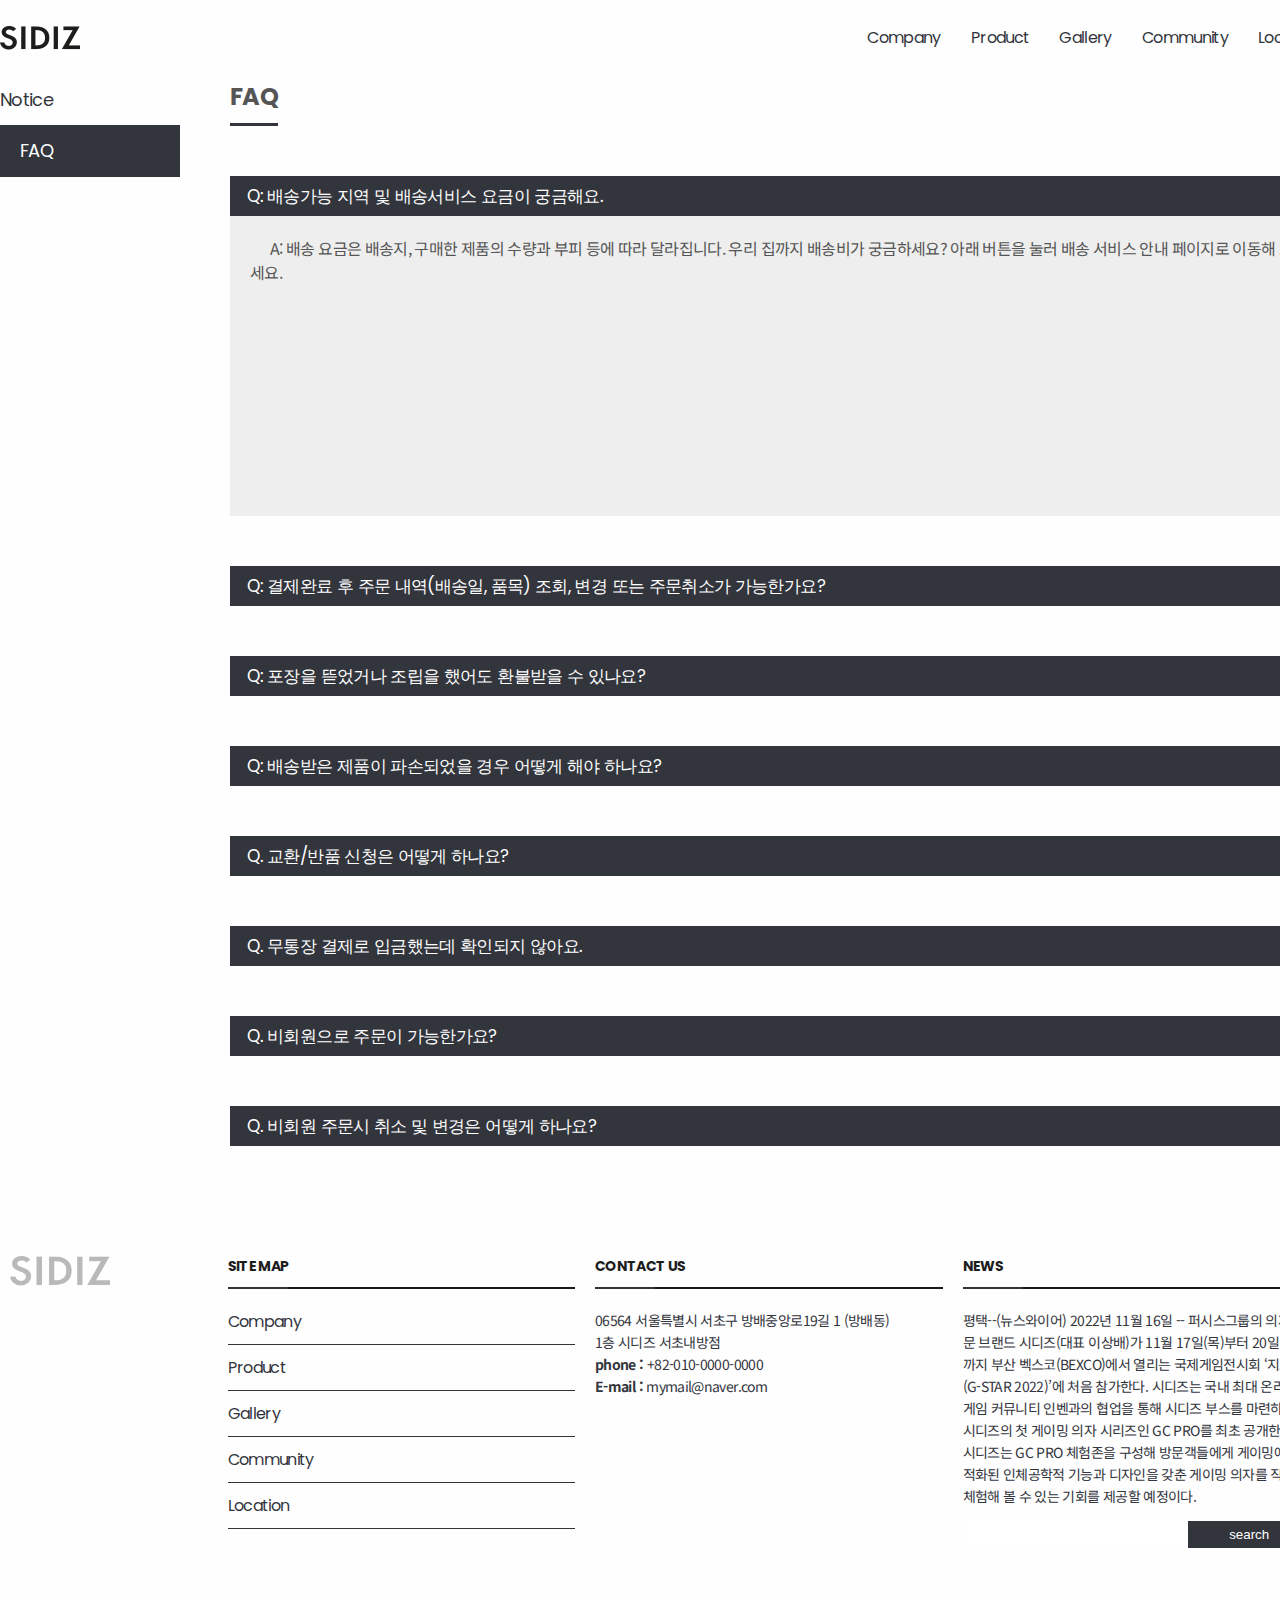
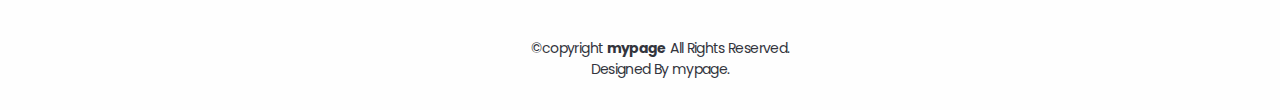
<file: community/faq.html>
<!DOCTYPE html>
<html lang="ko" dir="ltr">
  <head>
    <meta charset="utf-8">
    <meta name="viewport" content="width=device-width, initial-scale=1, maximum-scale=1, minimum-scale=1, user-scalable=no">
    <title>시디즈 홈페이지</title>
    <link rel="shortcut icon" href="../assets/img/favicon.ico" />
    <link href="https://fonts.googleapis.com/css2?family=Noto+Sans+KR:wght@100;300;400;500;700;900&family=Poppins:wght@100;200;300;400;500;600;700;800;900&display=swap" rel="stylesheet">
    <link rel="stylesheet" href="../assets/css/style.css">
    <script type="text/javascript" src="../assets/js/jquery.min.js"></script>
    <script src="../assets/js/jqueryui.min.js"></script>
    <script type="text/javascript" src="../assets/js/common.js"></script>
  </head>
  <body class="subpage">
    <div id="wrap">
      <header id="header">
        <div class="inner-wrap">
          <h1 id="top-logo"><a href="../index.html"><img src="../assets/img/logo.png" alt="logo"></a></h1>
          <nav id="top-nav">
            <ul>
              <li>
                <a href="../company/introduce.html">Company</a>
                <ul class="sub-menu">
                  <li><a href="../company/introduce.html">Introduce</a></li>
                  <li><a href="../company/ci.html">About</a></li>
                  <li><a href="../company/history.html">History</a></li>
                </ul>
              </li>
              <li><a href="../product/product.html">Product</a></li>
              <li><a href="../gallery/gallery.html">Gallery</a></li>
              <li>
                <a href="../community/notice.html">Community</a>
                <ul class="sub-menu">
                  <li><a href="../community/notice.html">Notice</a></li>
                  <li><a href="../community/faq.html">FAQ</a></li>
                </ul>
              </li>
              <li><a href="../location/location.html">Location</a></li>
            </ul>
          </nav>
        </div>
      </header>
      <main>
        <div class="inner-wrap">
          <!-- 컨텐츠 영역 -->
          <div class="container">
            <!-- 왼쪽 메뉴(LNB) -->
            <aside id="lnb">
              <ul>
                <li><a href="../community/notice.html">Notice</a></li>
                <li class="on"><a href="../community/faq.html">FAQ</a></li>
              </ul>
            </aside>
            <!-- 컨텐츠 본문 영역 -->
            <div class="content faq">
              <div class="sub-title"><span>FAQ</span></div>
              <div class="inner">
                <dl>
                  <dt>Q: 배송가능 지역 및 배송서비스 요금이 궁금해요.</dt>
                  <dd>
                    <p>A: 배송 요금은 배송지, 구매한 제품의 수량과 부피 등에 따라 달라집니다. 우리 집까지 배송비가 궁금하세요? 아래 버튼을 눌러 배송 서비스 안내 페이지로 이동해 보세요.</p>
                  </dd>
                </dl>
                <dl>
                  <dt>Q: 결제완료 후 주문 내역(배송일, 품목) 조회, 변경 또는 주문취소가 가능한가요?</dt>
                  <dd>
                    <p>A: 주문조회 및 관리페이지와 IKEA 고객지원 센터를 통해 주문변경/취소가 가능합니다. 배송 준비 상태별로 진행가능여부가 달라질 수 있으며, 자세한 내용을 확인해보세요.</p>
                  </dd>
                </dl>
                <dl>
                  <dt>Q: 포장을 뜯었거나 조립을 했어도 환불받을 수 있나요?</dt>
                  <dd>
                    <p>A: 교환환불 정책을 확인해보세요.</p>
                  </dd>
                </dl>
                <dl>
                  <dt>Q: 배송받은 제품이 파손되었을 경우 어떻게 해야 하나요?</dt>
                  <dd>
                    <p>A: 배송받은 제품이 파손된 경우에는 즉시 파손된 제품과 박스 사진을 준비 후 고객지원센터로 연락 주시기 바랍니다. 주문 번호를 미리 준비해 주시면 더 빠른 상담이 가능합니다. 또는 파손 제품, 주문번호를 지참 후 가까운 매장 교환환불 코너로 방문해주세요.</p>
                  </dd>
                </dl>
                <dl>
                  <dt>Q. 교환/반품 신청은 어떻게 하나요?</dt>
                  <dd>
                    <p>A: <br>- 수령일 기준 7일 이내에 교환/반품에 대한 청약철회 의사를 밝혀주시면 처리가 가능합니다.<br>
                      - 교환/반품 절차 : 마이페이지 → 주문내역 → 교환/반품 신청 → 수거기사님 방문예정<br>
                      - 구매하신 쇼핑몰에서 신청해주시거나, 고객센터(1544-0000)으로 신청 부탁드립니다.<br>
                      - 구매하신 제품의 AS를 원하는 경우에도 고객센터(1544-0000)으로 연락 부탁드립니다.</p>
                  </dd>
                </dl>
                <dl>
                  <dt>Q. 무통장 결제로 입금했는데 확인되지 않아요.</dt>
                  <dd>
                    <p>A: 무통장입금 건은 입금 후 영업시간이내 1~2시간 이후에 확인이 가능하며,
                      주문 후 7일 이내로 입금 확인이 안될 경우 주문이 자동으로 취소 처리됩니다.</p>
                  </dd>
                </dl>
                <dl>
                  <dt>Q. 비회원으로 주문이 가능한가요?</dt>
                  <dd>
                    <p>A: 회원가입 없이 [비회원 구매] 버튼을 선택하여 주문이 가능합니다.</p>
                  </dd>
                </dl>
                <dl>
                  <dt>Q. 비회원 주문시 취소 및 변경은 어떻게 하나요?</dt>
                  <dd>
                    <p>A: 비회원 or 네이버 로그인으로 주문 후 취소/변경 및 교환/반품을 원하실 경우,
                      고객센터(1544-0000)로 주문자이름 , 휴대폰번호, 요청 내용과 함께 문의주시면 도와드리겠습니다.</p>
                  </dd>
                </dl>
                
              </div>
            </div>
          </div>
        </div>
      </main>
      <footer id="footer">
        <div class="inner-wrap">
          <div class="footer-top">
            <!-- footer 상단 영역 -->
            <div class="container">
              <div class="row">
                <!-- logo -->
                <div class="column footer-logo">
                  <h3><a href="../index.html"><img src="../assets/img/logo.png" alt="logo img"></a></h3>
                </div>
                <!-- site map -->
                <div class="column">
                  <h4>site map</h4>
                  <ul>
                    <ul>
                      <li><a href="./company/introduce.html">Company</a></li>
                      <li><a href="./product/product.html">Product</a></li>
                      <li><a href="./gallery/gallery.html">Gallery</a></li>
                      <li><a href="./community/notice.html">Community</a></li>
                      <li><a href="./location/location.html">Location</a></li>
                    </ul>
                  </ul>
                </div>
                <!-- contact us -->
                <div class="column">
                  <h4>contact us</h4>
                  <p>
                    06564 서울특별시 서초구 방배중앙로19길 1 (방배동) <br>
                    1층 시디즈 서초내방점 <br>
                    <strong>phone : </strong><a href="tel:+82-010-0000-0000">+82-010-0000-0000</a><br>
                    <strong>E-mail : </strong><a href="mailto:mymail@naver.com">mymail@naver.com</a><br>
                  </p>
                </div>
                <!-- news -->
                <div class="column news">
                  <h4>news</h4>
                  <p>평택--(뉴스와이어) 2022년 11월 16일 -- 퍼시스그룹의 의자 전문 브랜드 시디즈(대표 이상배)가 11월 17일(목)부터 20일(일)까지 부산 벡스코(BEXCO)에서 열리는 국제게임전시회 ‘지스타(G-STAR 2022)’에 처음 참가한다.
                    시디즈는 국내 최대 온라인 게임 커뮤니티 인벤과의 협업을 통해 시디즈 부스를 마련하고, 시디즈의 첫 게이밍 의자 시리즈인 GC PRO를 최초 공개한다. 시디즈는 GC PRO 체험존을 구성해 방문객들에게 게이밍에 최적화된 인체공학적 기능과 디자인을 갖춘 게이밍 의자를 직접 체험해 볼 수 있는 기회를 제공할 예정이다.
                    </p>
                  <form>
                    <input type="search" name="search"><input type="submit" name="submit" value="search">
                  </form>
                </div>
              </div>
            </div>
          </div>
          <div class="container">
            <!-- footer 하단 영역 -->
            <div class="copyright">
              &copy;copyright <strong>mypage</strong> All Rights Reserved.
            </div>
            <div class="credits">
              Designed By <a href="mailto:aaa@naver.com">mypage</a>.
            </div>
          </div>
        </div>
      </footer>
    </div>
  </body>
</html>
</file>
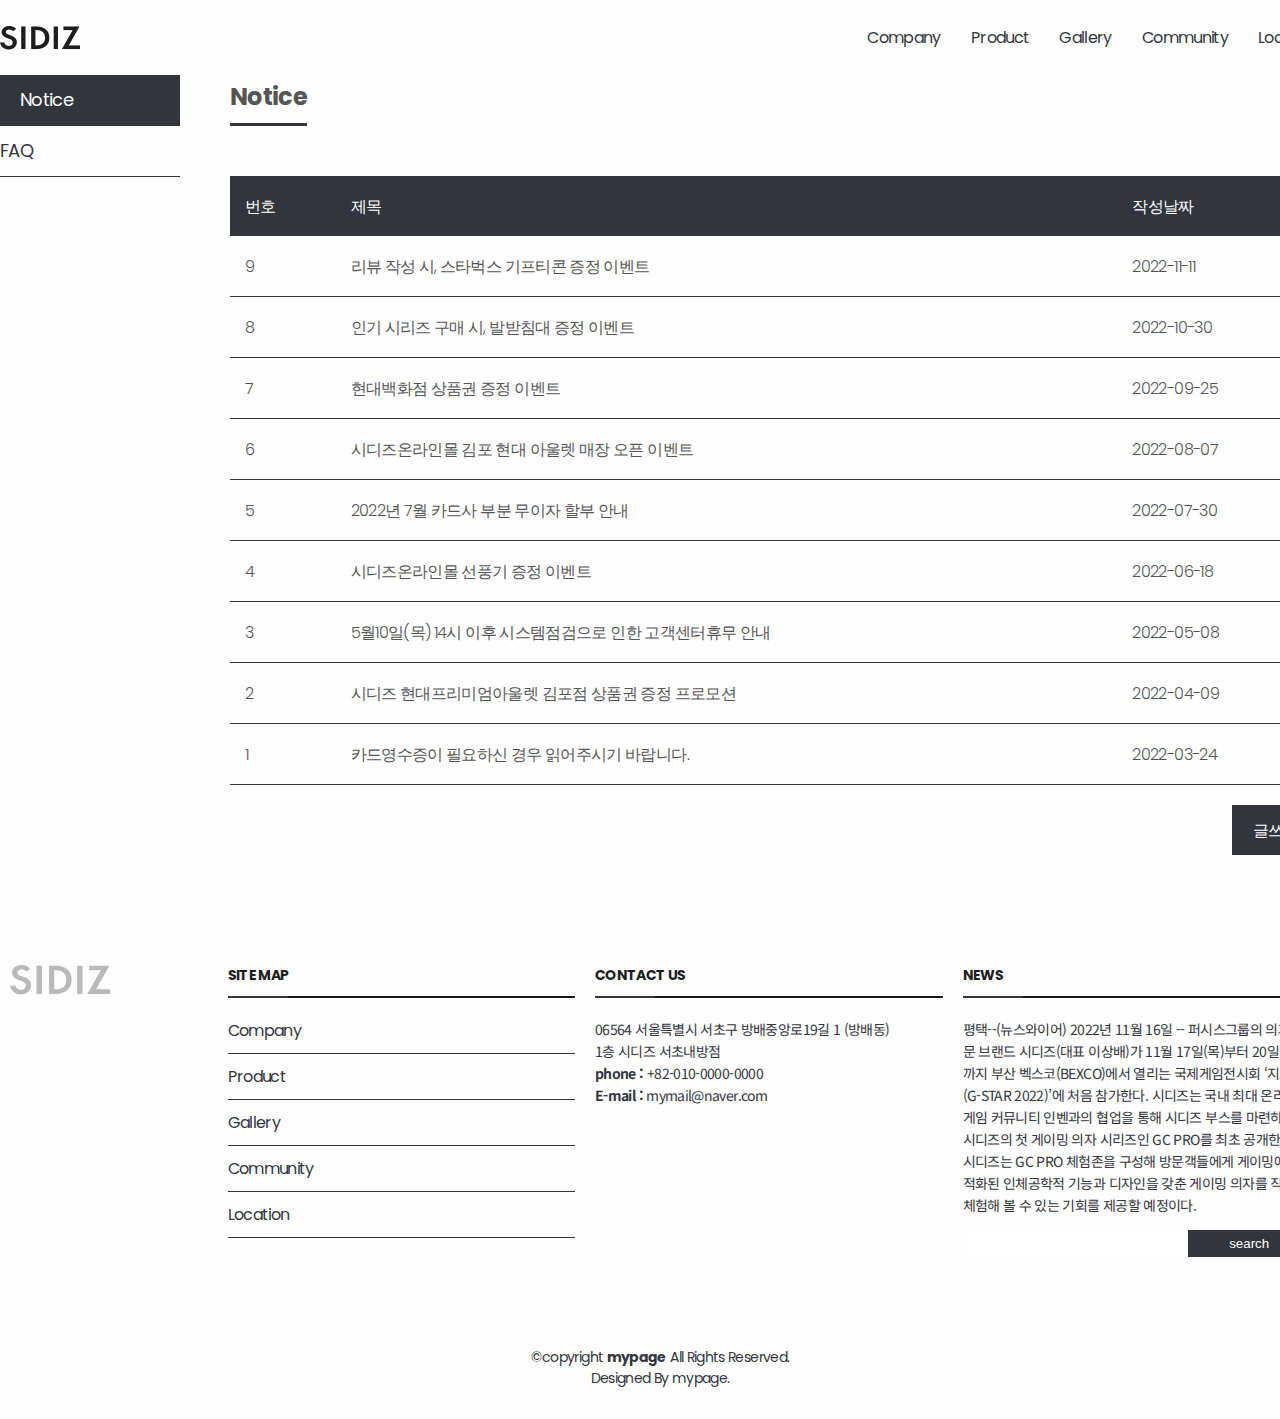
<file: community/notice.html>
<!DOCTYPE html>
<html lang="ko" dir="ltr">
  <head>
    <meta charset="utf-8">
    <meta name="viewport" content="width=device-width, initial-scale=1, maximum-scale=1, minimum-scale=1, user-scalable=no">
    <title>시디즈 홈페이지</title>
    <link rel="shortcut icon" href="../assets/img/favicon.ico" />
    <link href="https://fonts.googleapis.com/css2?family=Noto+Sans+KR:wght@100;300;400;500;700;900&family=Poppins:wght@100;200;300;400;500;600;700;800;900&display=swap" rel="stylesheet">
    <link rel="stylesheet" href="../assets/css/style.css">
    <script type="text/javascript" src="../assets/js/jquery.min.js"></script>
    <script type="text/javascript" src="../assets/js/common.js"></script>
  </head>
  <body class="subpage">
    <div id="wrap">
      <header id="header">
        <div class="inner-wrap">
          <h1 id="top-logo"><a href="../index.html"><img src="../assets/img/logo.png" alt="logo"></a></h1>
          <nav id="top-nav">
            <ul>
              <li>
                <a href="../company/introduce.html">Company</a>
                <ul class="sub-menu">
                  <li><a href="../company/introduce.html">Introduce</a></li>
                  <li><a href="../company/ci.html">About</a></li>
                  <li><a href="../company/history.html">History</a></li>
                </ul>
              </li>
              <li><a href="../product/product.html">Product</a></li>
              <li><a href="../gallery/gallery.html">Gallery</a></li>
              <li>
                <a href="../community/notice.html">Community</a>
                <ul class="sub-menu">
                  <li><a href="../community/notice.html">Notice</a></li>
                  <li><a href="../community/faq.html">FAQ</a></li>
                </ul>
              </li>
              <li><a href="../location/location.html">Location</a></li>
            </ul>
          </nav>
        </div>
      </header>
      <main>
        <div class="inner-wrap">
          <!-- 컨텐츠 영역 -->
          <div class="container">
            <!-- 왼쪽 메뉴(LNB) -->
            <aside id="lnb">
              <ul>
                <li class="on"><a href="../community/notice.html">Notice</a></li>
                <li><a href="../community/faq.html">FAQ</a></li>
              </ul>
            </aside>
            <!-- 컨텐츠 본문 영역 -->
            <div class="content">
              <div class="sub-title"><span>Notice</span></div>
              <div class="inner">
                <table class="common-table">
                  <tr>
                    <th>번호</th>
                    <th>제목</th>
                    <th>작성날짜</th>
                  </tr>
                  <tr>
                    <td>9</td>
                    <td>리뷰 작성 시, 스타벅스 기프티콘 증정 이벤트</td>
                    <td>2022-11-11</td>
                  </tr>
                  <tr>
                    <td>8</td>
                    <td>인기 시리즈 구매 시, 발받침대 증정 이벤트</td>
                    <td>2022-10-30</td>
                  </tr>
                  <tr>
                    <td>7</td>
                    <td>현대백화점 상품권 증정 이벤트</td>
                    <td>2022-09-25</td>
                  </tr>
                  <tr>
                    <td>6</td>
                    <td>시디즈온라인몰 김포 현대 아울렛 매장 오픈 이벤트</td>
                    <td>2022-08-07</td>
                  </tr>
                  <tr>
                    <td>5</td>
                    <td>2022년 7월 카드사 부분 무이자 할부 안내</td>
                    <td>2022-07-30</td>
                  </tr>
                  <tr>
                    <td>4</td>
                    <td>시디즈온라인몰 선풍기 증정 이벤트</td>
                    <td>2022-06-18</td>
                  </tr>
                  <tr>
                    <td>3</td>
                    <td>5월10일(목) 14시 이후 시스템점검으로 인한 고객센터휴무 안내</td>
                    <td>2022-05-08</td>
                  </tr>
                  <tr>
                    <td>2</td>
                    <td>시디즈 현대프리미엄아울렛 김포점 상품권 증정 프로모션</td>
                    <td>2022-04-09</td>
                  </tr>
                  <tr>
                    <td>1</td>
                    <td>카드영수증이 필요하신 경우 읽어주시기 바랍니다.</td>
                    <td>2022-03-24</td>
                  </tr>
                </table>
                <a href="#" class="gbtn right">글쓰기</a>
              </div>
            </div>
          </div>
        </div>
      </main>
      <footer id="footer">
        <div class="inner-wrap">
          <div class="footer-top">
            <!-- footer 상단 영역 -->
            <div class="container">
              <div class="row">
                <!-- logo -->
                <div class="column footer-logo">
                  <h3><a href="../index.html"><img src="../assets/img/logo.png" alt="logo img"></a></h3>
                </div>
                <!-- site map -->
                <div class="column">
                  <h4>site map</h4>
                  <ul>
                    <ul>
                      <li><a href="./company/introduce.html">Company</a></li>
                      <li><a href="./product/product.html">Product</a></li>
                      <li><a href="./gallery/gallery.html">Gallery</a></li>
                      <li><a href="./community/notice.html">Community</a></li>
                      <li><a href="./location/location.html">Location</a></li>
                    </ul>
                  </ul>
                </div>
                <!-- contact us -->
                <div class="column">
                  <h4>contact us</h4>
                  <p>
                    06564 서울특별시 서초구 방배중앙로19길 1 (방배동) <br>
                    1층 시디즈 서초내방점 <br>
                    <strong>phone : </strong><a href="tel:+82-010-0000-0000">+82-010-0000-0000</a><br>
                    <strong>E-mail : </strong><a href="mailto:mymail@naver.com">mymail@naver.com</a><br>
                  </p>
                </div>
                <!-- news -->
                <div class="column news">
                  <h4>news</h4>
                  <p>평택--(뉴스와이어) 2022년 11월 16일 -- 퍼시스그룹의 의자 전문 브랜드 시디즈(대표 이상배)가 11월 17일(목)부터 20일(일)까지 부산 벡스코(BEXCO)에서 열리는 국제게임전시회 ‘지스타(G-STAR 2022)’에 처음 참가한다.
                    시디즈는 국내 최대 온라인 게임 커뮤니티 인벤과의 협업을 통해 시디즈 부스를 마련하고, 시디즈의 첫 게이밍 의자 시리즈인 GC PRO를 최초 공개한다. 시디즈는 GC PRO 체험존을 구성해 방문객들에게 게이밍에 최적화된 인체공학적 기능과 디자인을 갖춘 게이밍 의자를 직접 체험해 볼 수 있는 기회를 제공할 예정이다.
                    </p>
                  <form>
                    <input type="search" name="search"><input type="submit" name="submit" value="search">
                  </form>
                </div>
              </div>
            </div>
          </div>
          <div class="container">
            <!-- footer 하단 영역 -->
            <div class="copyright">
              &copy;copyright <strong>mypage</strong> All Rights Reserved.
            </div>
            <div class="credits">
              Designed By <a href="mailto:aaa@naver.com">mypage</a>.
            </div>
          </div>
        </div>
      </footer>
    </div>
  </body>
</html>
</file>
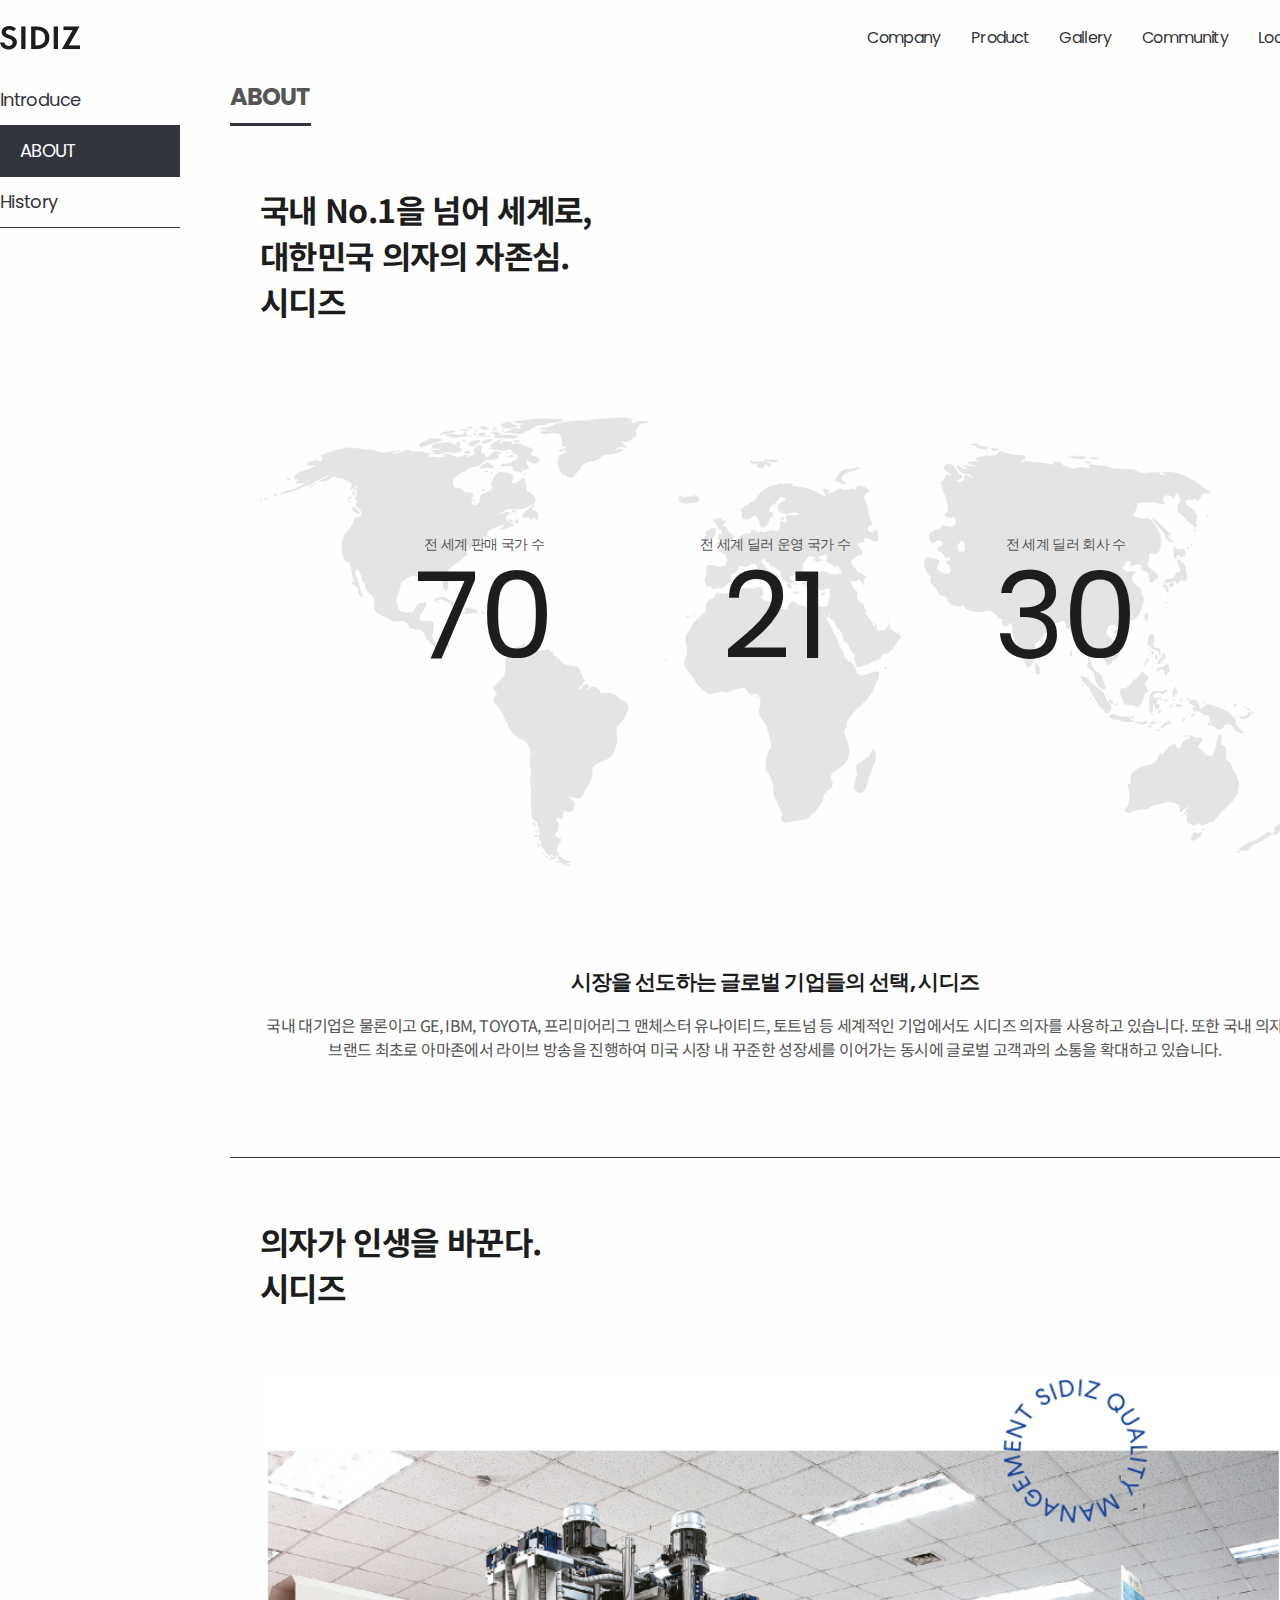
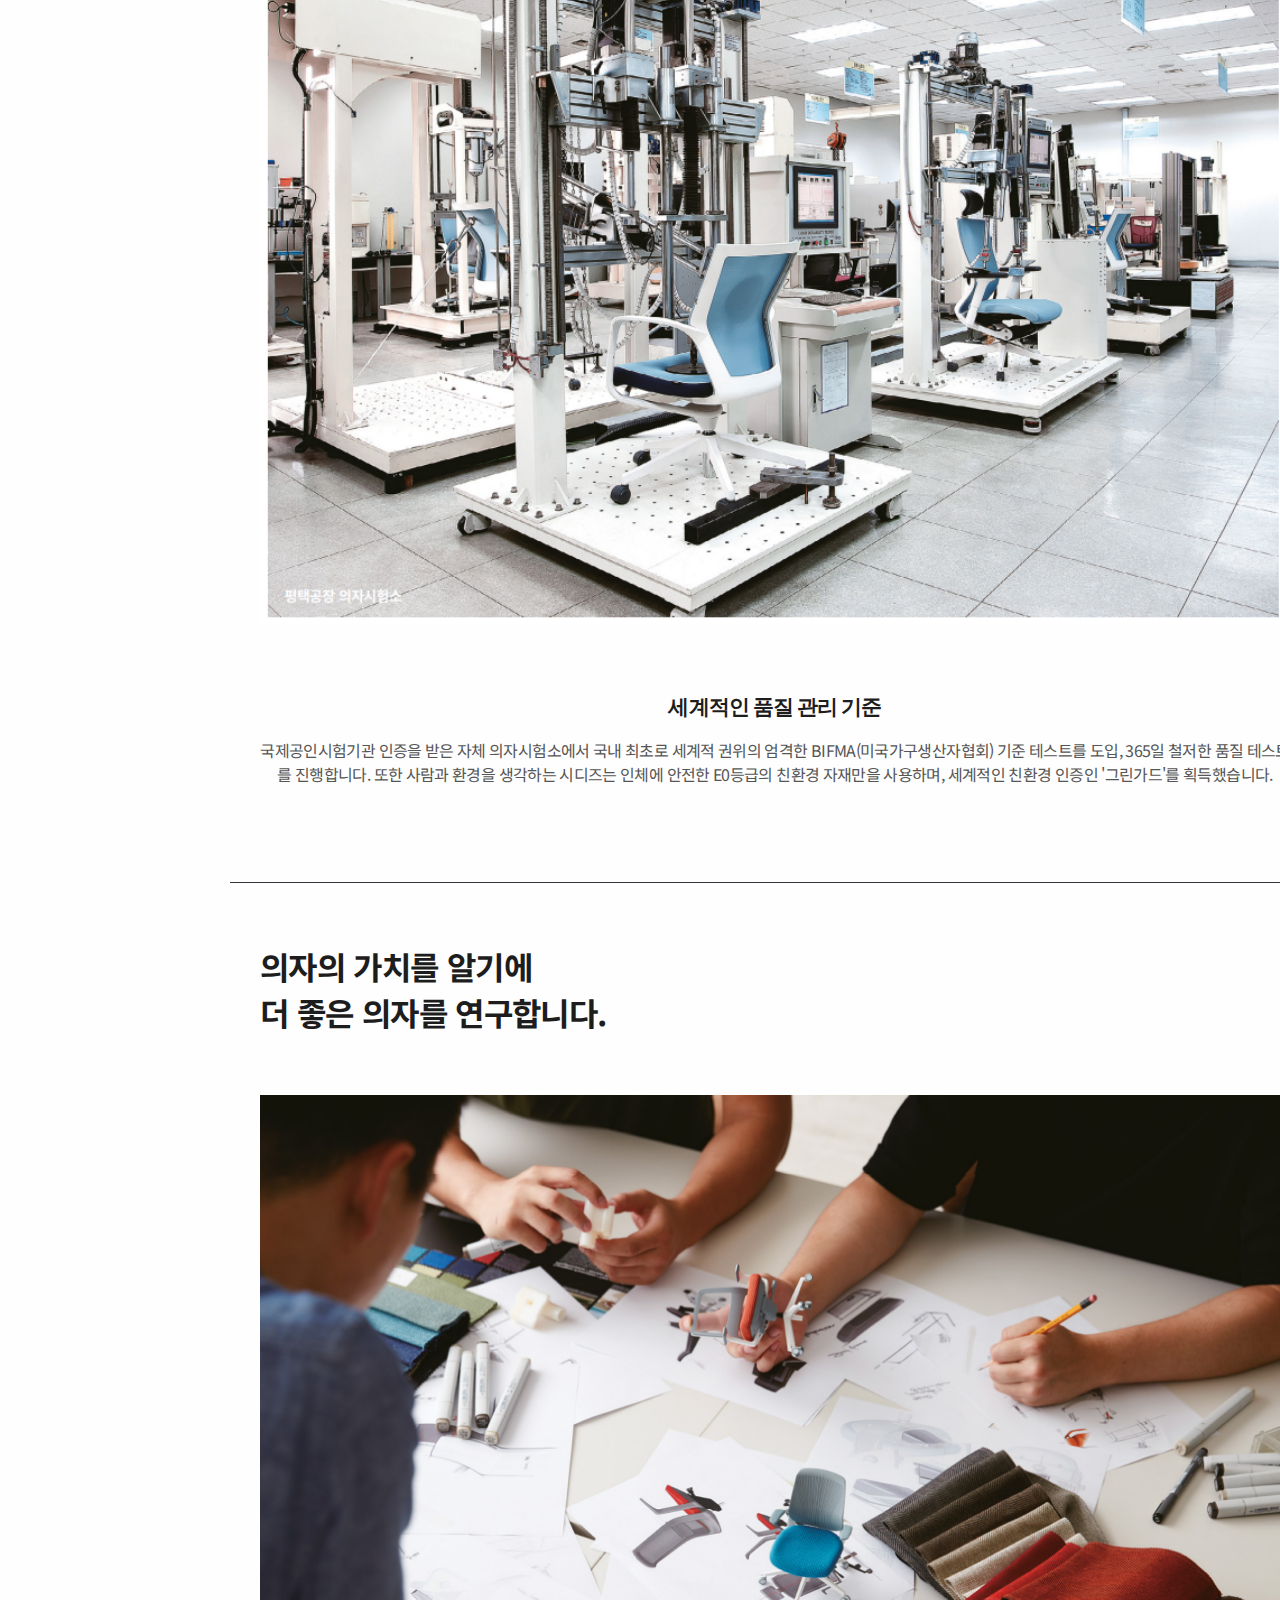
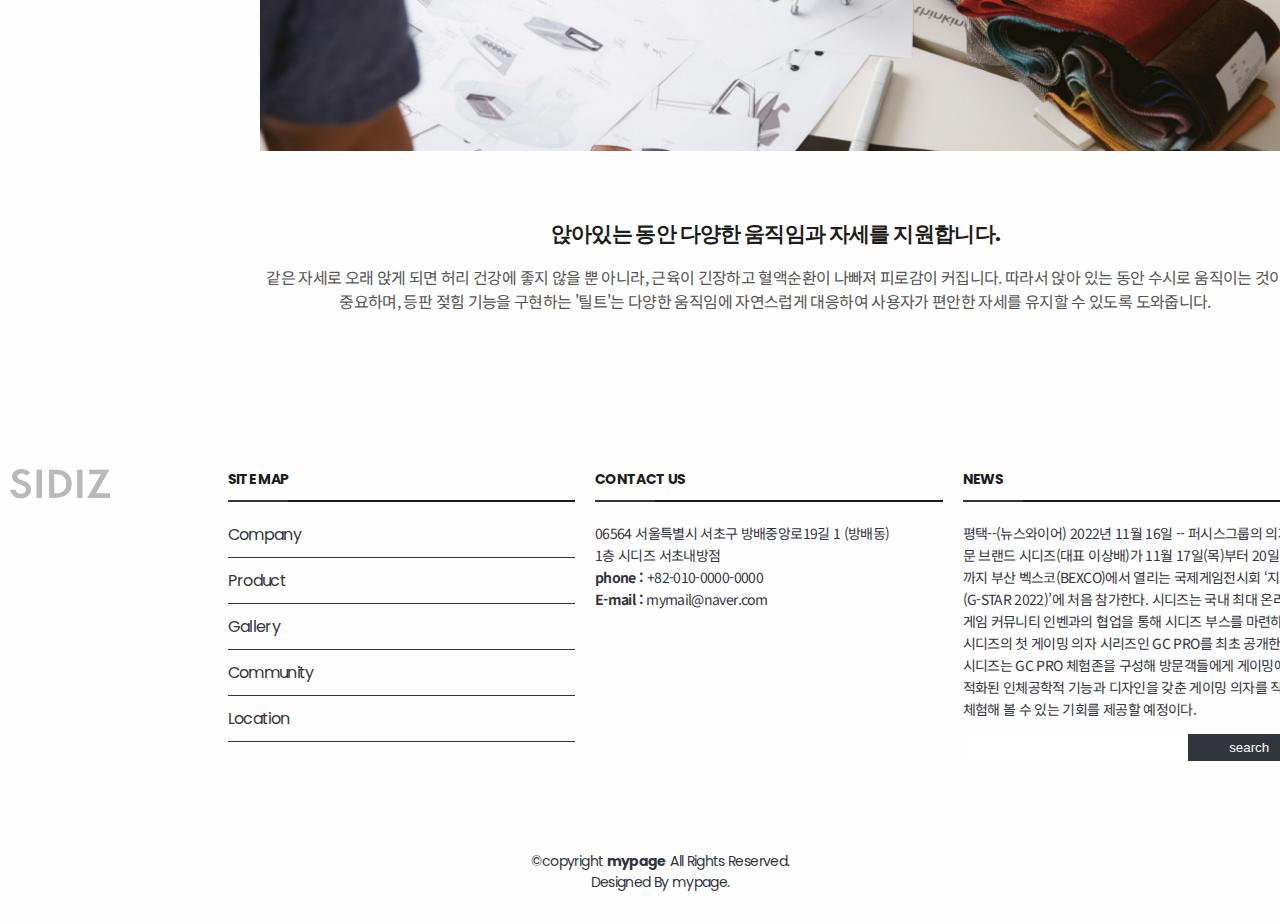
<file: company/ci.html>
<!DOCTYPE html>
<html lang="ko" dir="ltr">
  <head>
    <meta charset="utf-8">
    <meta name="viewport" content="width=device-width, initial-scale=1, maximum-scale=1, minimum-scale=1, user-scalable=no">
    <title>시디즈 홈페이지</title>
    <link rel="shortcut icon" href="../assets/img/favicon.ico" />
    <link href="https://fonts.googleapis.com/css2?family=Noto+Sans+KR:wght@100;300;400;500;700;900&family=Poppins:wght@100;200;300;400;500;600;700;800;900&display=swap" rel="stylesheet">
    <link rel="stylesheet" href="../assets/css/style.css">
    <script type="text/javascript" src="../assets/js/jquery.min.js"></script>
    <script type="text/javascript" src="../assets/js/common.js"></script>
  </head>
  <body class="subpage">
    <div id="wrap">
      <header id="header">
        <div class="inner-wrap">
          <h1 id="top-logo"><a href="../index.html"><img src="../assets/img/logo.png" alt="logo"></a></h1>
          <nav id="top-nav">
            <ul>
              <li>
                <a href="../company/introduce.html">Company</a>
                <ul class="sub-menu">
                  <li><a href="../company/introduce.html">Introduce</a></li>
                  <li><a href="../company/ci.html">CI</a></li>
                  <li><a href="../company/history.html">History</a></li>
                </ul>
              </li>
              <li><a href="../product/product.html">Product</a></li>
              <li><a href="../gallery/gallery.html">Gallery</a></li>
              <li>
                <a href="../community/notice.html">Community</a>
                <ul class="sub-menu">
                  <li><a href="../community/notice.html">Notice</a></li>
                  <li><a href="../community/faq.html">FAQ</a></li>
                </ul>
              </li>
              <li><a href="../location/location.html">Location</a></li>
            </ul>
          </nav>
        </div>
      </header>
      <main class="ci">
        <div class="inner-wrap">
          <!-- 컨텐츠 영역 -->
          <div class="container">
            <!-- 왼쪽 메뉴(LNB) -->
            <aside id="lnb">
              <ul>
                <li><a href="../company/introduce.html">Introduce</a></li>
                <li class="on"><a href="../company/ci.html">ABOUT</a></li>
                <li><a href="../company/history.html">History</a></li>
              </ul>
            </aside>
            <!-- 컨텐츠 본문 영역 -->
            <div class="content">
              <div class="sub-title"><span>ABOUT</span></div>
              <div class="inner">
                <div class="box">
                  <div class="items">
                    <h3 class="title ci-title">국내 No.1을 넘어 세계로,<br>
                      대한민국 의자의 자존심.<br>
                      시디즈</h3>
                  </div>
                  <div class="items ci-bg">
                    <img src="../assets/img/company/ci-bg.png" alt="ci bg img">
                    <ul>
                      <li>
                        <span>전 세계 판매 국가 수</span>
                        <h4>70</h4>
                      </li>
                      <li>
                        <span>전 세계 딜러 운영 국가 수</span>
                        <h4>21</h4>
                      </li>
                      <li>
                        <span>전 세계 딜러 회사 수</span>
                        <h4>30</h4>
                      </li>
                    </ul>
                  </div>
                  <div class="items center">
                    <h3>시장을 선도하는 글로벌 기업들의 선택, 시디즈</h3>
                    <p class="ci-info">
                      국내 대기업은 물론이고 GE, IBM, TOYOTA, 프리미어리그
                      맨체스터 유나이티드, 토트넘 등 세계적인 기업에서도
                      시디즈 의자를 사용하고 있습니다. 또한 국내 의자 브랜드 최초로
                      아마존에서 라이브 방송을 진행하여 미국 시장 내 꾸준한 성장세를
                      이어가는 동시에 글로벌 고객과의 소통을 확대하고 있습니다.
                    </p>
                  </div>
                </div>
              </div>
              <div class="inner">
                <div class="box">
                  <div class="items">
                    <h3 class="title ci-title">의자가 인생을 바꾼다.<br>
                      시디즈</h3>
                  </div>
                  <div class="items">
                    <img src="../assets/img/company/ci-bg02.PNG" alt="ci bg img">
                  </div>
                  <div class="items center">
                    <h3>세계적인 품질 관리 기준</h3>
                    <p class="ci-info">
                      국제공인시험기관 인증을 받은 자체 의자시험소에서
                      국내 최초로 세계적 권위의 엄격한 BIFMA(미국가구생산자협회)
                      기준 테스트를 도입, 365일 철저한 품질 테스트를 진행합니다.
                      또한 사람과 환경을 생각하는 시디즈는 인체에 안전한 E0등급의
                      친환경 자재만을 사용하며, 세계적인 친환경 인증인 '그린가드'를
                      획득했습니다.
                    </p>
                  </div>
                </div>
              </div>
              <div class="inner">
                <div class="box">
                  <div class="items">
                    <h3 class="title ci-title">의자의 가치를 알기에<br>
                      더 좋은 의자를 연구합니다.
                      </h3>
                  </div>
                  <div class="items">
                    <img src="../assets/img/company/ci-bg03.PNG" alt="ci bg img">
                  </div>
                  <div class="items center">
                    <h3>앉아있는 동안 다양한 움직임과 자세를 지원합니다.</h3>
                    <p class="ci-info">
                      같은 자세로 오래 앉게 되면 허리 건강에 좋지 않을 뿐 아니라,
                      근육이 긴장하고 혈액순환이 나빠져 피로감이 커집니다.
                      따라서 앉아 있는 동안 수시로 움직이는 것이 중요하며,
                      등판 젖힘 기능을 구현하는 '틸트'는 다양한 움직임에 자연스럽게
                      대응하여 사용자가 편안한 자세를 유지할 수 있도록 도와줍니다.
                    </p>
                  </div>
                </div>
              </div>
            </div>
          </div>
        </div>
      </main>
      <footer id="footer">
        <div class="inner-wrap">
          <div class="footer-top">
            <!-- footer 상단 영역 -->
            <div class="container">
              <div class="row">
                <!-- logo -->
                <div class="column footer-logo">
                  <h3><a href="../index.html"><img src="../assets/img/logo.png" alt="logo img"></a></h3>
                </div>
                <!-- site map -->
                <div class="column">
                  <h4>site map</h4>
                  <ul>
                    <ul>
                      <li><a href="./company/introduce.html">Company</a></li>
                      <li><a href="./product/product.html">Product</a></li>
                      <li><a href="./gallery/gallery.html">Gallery</a></li>
                      <li><a href="./community/notice.html">Community</a></li>
                      <li><a href="./location/location.html">Location</a></li>
                    </ul>
                  </ul>
                </div>
                <!-- contact us -->
                <div class="column">
                  <h4>contact us</h4>
                  <p>
                    06564 서울특별시 서초구 방배중앙로19길 1 (방배동) <br>
                    1층 시디즈 서초내방점 <br>
                    <strong>phone : </strong><a href="tel:+82-010-0000-0000">+82-010-0000-0000</a><br>
                    <strong>E-mail : </strong><a href="mailto:mymail@naver.com">mymail@naver.com</a><br>
                  </p>
                </div>
                <!-- news -->
                <div class="column news">
                  <h4>news</h4>
                  <p>평택--(뉴스와이어) 2022년 11월 16일 -- 퍼시스그룹의 의자 전문 브랜드 시디즈(대표 이상배)가 11월 17일(목)부터 20일(일)까지 부산 벡스코(BEXCO)에서 열리는 국제게임전시회 ‘지스타(G-STAR 2022)’에 처음 참가한다.
                    시디즈는 국내 최대 온라인 게임 커뮤니티 인벤과의 협업을 통해 시디즈 부스를 마련하고, 시디즈의 첫 게이밍 의자 시리즈인 GC PRO를 최초 공개한다. 시디즈는 GC PRO 체험존을 구성해 방문객들에게 게이밍에 최적화된 인체공학적 기능과 디자인을 갖춘 게이밍 의자를 직접 체험해 볼 수 있는 기회를 제공할 예정이다.
                    </p>
                  <form>
                    <input type="search" name="search"><input type="submit" name="submit" value="search">
                  </form>
                </div>
              </div>
            </div>
          </div>
          <div class="container">
            <!-- footer 하단 영역 -->
            <div class="copyright">
              &copy;copyright <strong>mypage</strong> All Rights Reserved.
            </div>
            <div class="credits">
              Designed By <a href="mailto:aaa@naver.com">mypage</a>.
            </div>
          </div>
        </div>
      </footer>
    </div>
  </body>
</html>
</file>
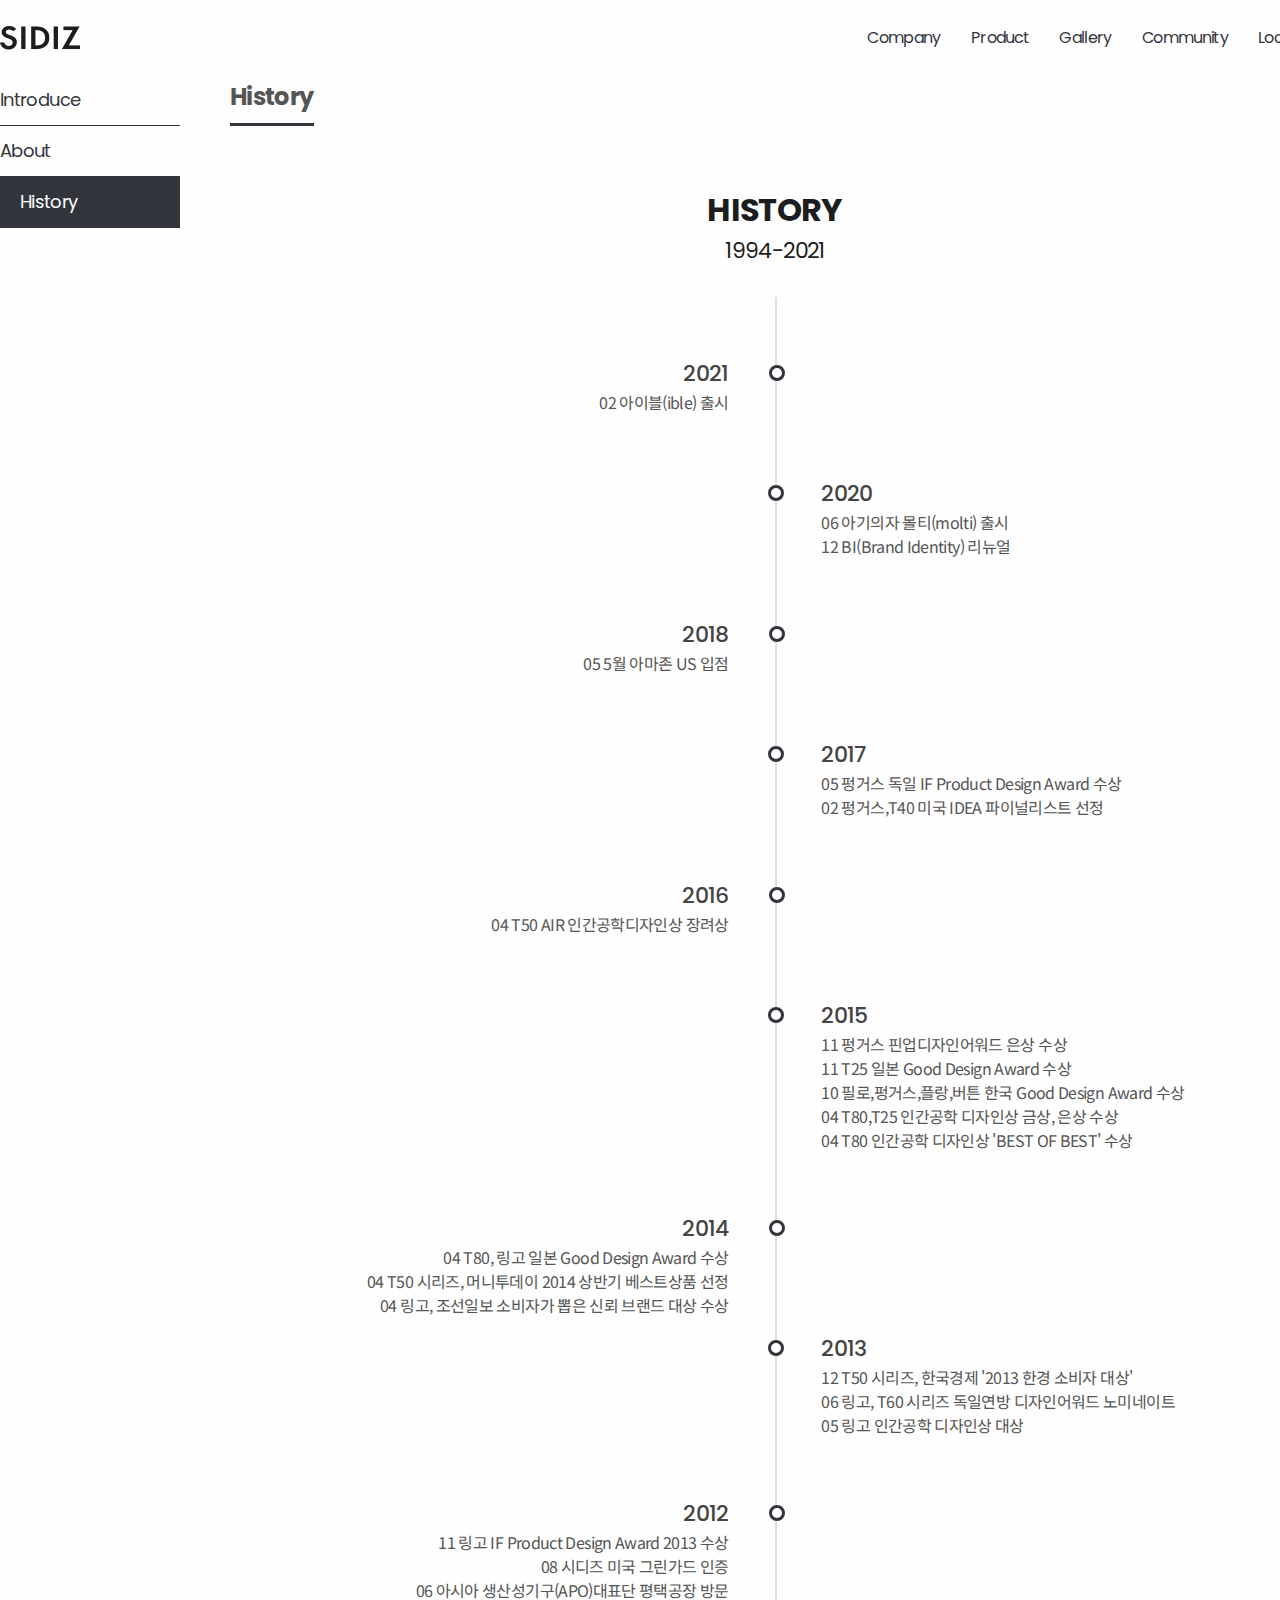
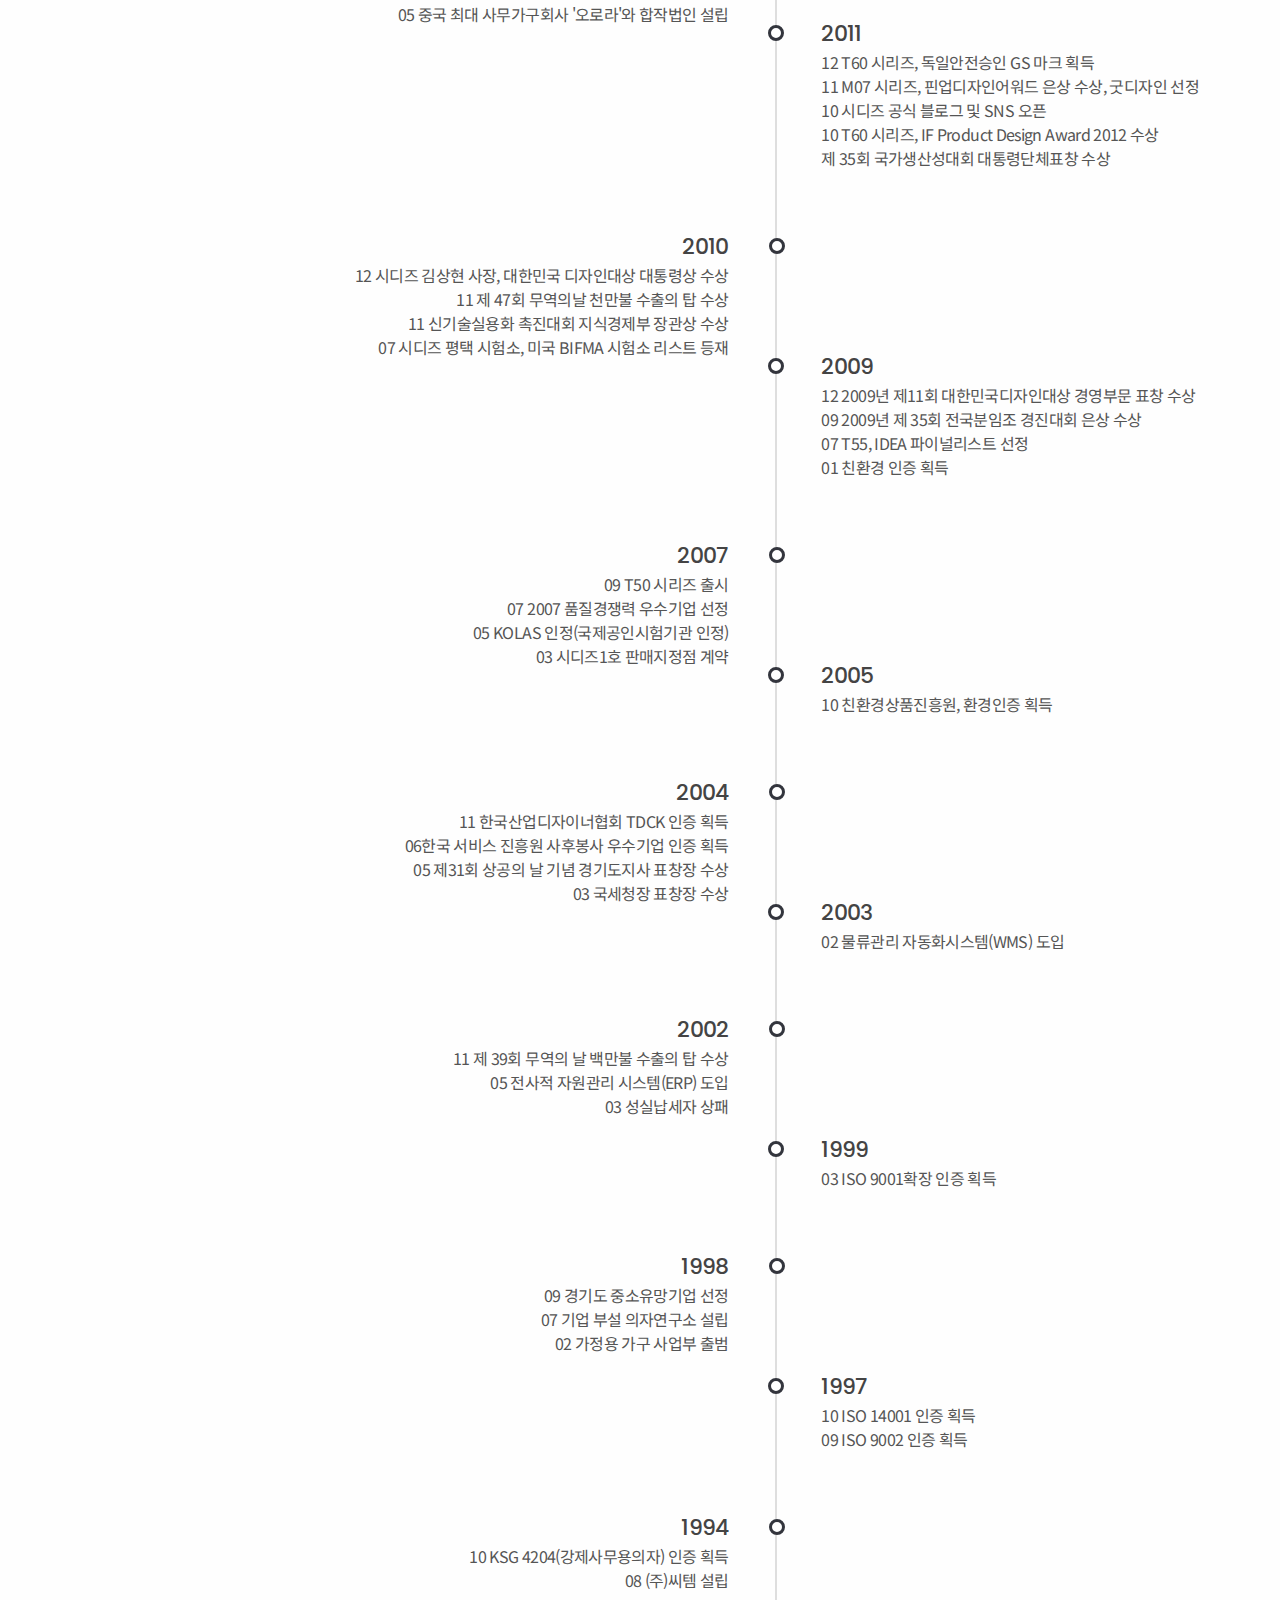
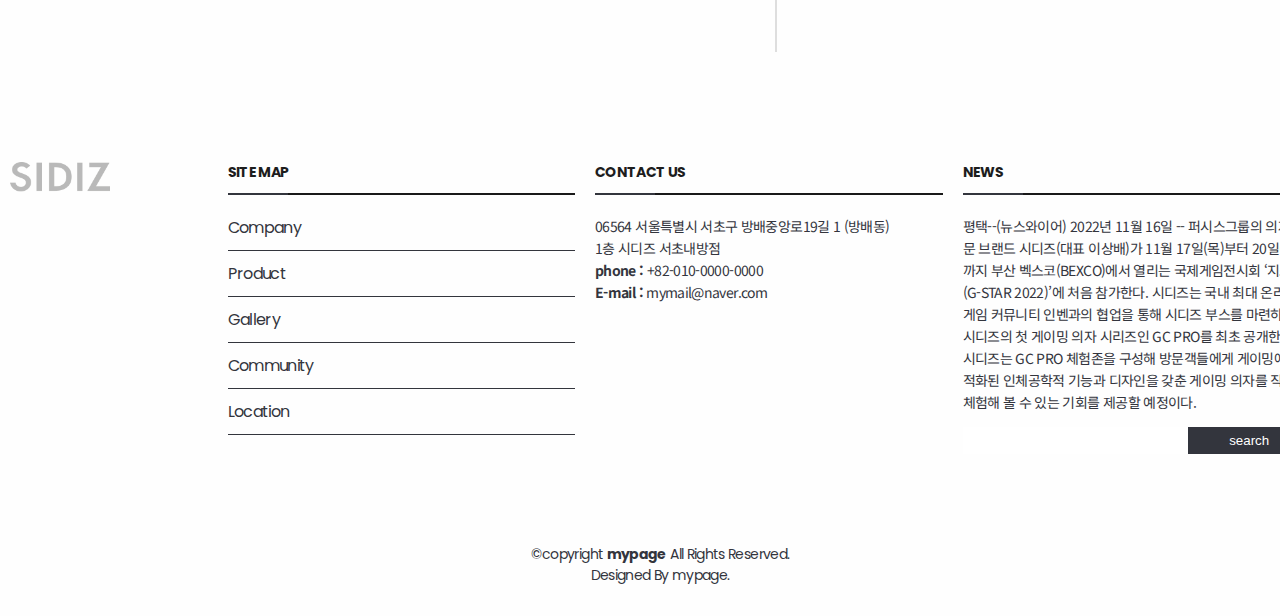
<file: company/history.html>
<!DOCTYPE html>
<html lang="ko" dir="ltr">
  <head>
    <meta charset="utf-8">
    <meta name="viewport" content="width=device-width, initial-scale=1, maximum-scale=1, minimum-scale=1, user-scalable=no">
    <title>시디즈 홈페이지</title>
    <link rel="shortcut icon" href="../assets/img/favicon.ico" />
    <link href="https://fonts.googleapis.com/css2?family=Noto+Sans+KR:wght@100;300;400;500;700;900&family=Poppins:wght@100;200;300;400;500;600;700;800;900&display=swap" rel="stylesheet">
    <link rel="stylesheet" href="../assets/css/style.css">
    <script type="text/javascript" src="../assets/js/jquery.min.js"></script>
    <script type="text/javascript" src="../assets/js/common.js"></script>
  </head>
  <body class="subpage">
    <div id="wrap">
      <header id="header">
        <div class="inner-wrap">
          <h1 id="top-logo"><a href="../index.html"><img src="../assets/img/logo.png" alt="logo"></a></h1>
          <nav id="top-nav">
            <ul>
              <li>
                <a href="../company/introduce.html">Company</a>
                <ul class="sub-menu">
                  <li><a href="../company/introduce.html">Introduce</a></li>
                  <li><a href="../company/ci.html">About</a></li>
                  <li><a href="../company/history.html">History</a></li>
                </ul>
              </li>
              <li><a href="../product/product.html">Product</a></li>
              <li><a href="../gallery/gallery.html">Gallery</a></li>
              <li>
                <a href="../community/notice.html">Community</a>
                <ul class="sub-menu">
                  <li><a href="../community/notice.html">Notice</a></li>
                  <li><a href="../community/faq.html">FAQ</a></li>
                </ul>
              </li>
              <li><a href="../location/location.html">Location</a></li>
            </ul>
          </nav>
        </div>
      </header>
      <main class="history">
        <div class="inner-wrap">
          <!-- 컨텐츠 영역 -->
          <div class="container">
            <!-- 왼쪽 메뉴(LNB) -->
            <aside id="lnb">
              <ul>
                <li><a href="../company/introduce.html">Introduce</a></li>
                <li><a href="../company/ci.html">About</a></li>
                <li class="on"><a href="../company/history.html">History</a></li>
              </ul>
            </aside>
            <!-- 컨텐츠 본문 영역 -->
            <div class="content">
              <div class="sub-title"><span>History</span></div>
              <div class="inner">
                <div class="box">
                  <div class="items">
                    <h3 class="title">HISTORY</h3>
                    <h4 class="title-h4">1994-2021</h4>
                  </div>
                  <div class="items history-list">
                    <span class="line"></span>
                    <ul>
                      <li>
                        <h5>2021</h5>
                        <p>02 아이블(ible) 출시</p>
                      </li>
                      <li>
                        <h5>2020</h5>
                        <p>06 아기의자 몰티(molti) 출시</p>
                        <p>12 BI(Brand Identity) 리뉴얼</p>
                      </li>
                      <li>
                        <h5>2018</h5>
                        <p>05 5월 아마존 US 입점</p>
                      </li>
                      <li>
                        <h5>2017</h5>
                        <p>05 펑거스 독일 IF Product Design Award 수상</p>
                        <p>02 펑거스,T40 미국 IDEA 파이널리스트 선정</p>
                      </li>
                      <li>
                        <h5>2016</h5>
                        <p>04 T50 AIR 인간공학디자인상 장려상</p>
                      </li>
                      <li>
                        <h5>2015</h5>
                        <p>11 펑거스 핀업디자인어워드 은상 수상</p>
                        <p>11 T25 일본 Good Design Award 수상</p>
                        <p>10 필로,펑거스,플랑,버튼 한국 Good Design Award 수상</p>
                        <p>04 T80,T25 인간공학 디자인상 금상, 은상 수상</p>
                        <p>04 T80 인간공학 디자인상 'BEST OF BEST' 수상</p>
                      </li>
                      <li>
                        <h5>2014</h5>
                        <p>04 T80, 링고 일본 Good Design Award 수상</p>
                        <p>04 T50 시리즈, 머니투데이 2014 상반기 베스트상품 선정</p>
                        <p>04 링고, 조선일보 소비자가 뽑은 신뢰 브랜드 대상 수상</p>
                      </li>
                      <li>
                        <h5>2013</h5>
                        <p>12 T50 시리즈, 한국경제 '2013 한경 소비자 대상'</p>
                        <p>06 링고, T60 시리즈 독일연방 디자인어워드 노미네이트</p>
                        <p>05 링고 인간공학 디자인상 대상</p>
                      </li>
                      <li>
                        <h5>2012</h5>
                        <p>11 링고 IF Product Design Award 2013 수상</p>
                        <p>08 시디즈 미국 그린가드 인증</p>
                        <p>06 아시아 생산성기구(APO)대표단 평택공장 방문</p>
                        <p>05 중국 최대 사무가구회사 '오로라'와 합작법인 설립</p>
                      </li>
                      <li>
                        <h5>2011</h5>
                        <p>12 T60 시리즈, 독일안전승인 GS 마크 획득</p>
                        <p>11 M07 시리즈, 핀업디자인어워드 은상 수상, 굿디자인 선정</p>
                        <p>10 시디즈 공식 블로그 및 SNS 오픈</p>
                        <p>10 T60 시리즈, IF Product Design Award 2012 수상</p>
                        <p>제 35회 국가생산성대회 대통령단체표창 수상</p>
                      </li>
                      <li>
                        <h5>2010</h5>
                        <p>12 시디즈 김상현 사장, 대한민국 디자인대상 대통령상 수상</p>
                        <p>11 제 47회 무역의날 천만불 수출의 탑 수상</p>
                        <p>11 신기술실용화 촉진대회 지식경제부 장관상 수상</p>
                        <p>07 시디즈 평택 시험소, 미국 BIFMA 시험소 리스트 등재</p>
                      </li>
                      <li>
                        <h5>2009</h5>
                        <p>12 2009년 제11회 대한민국디자인대상 경영부문 표창 수상</p>
                        <p>09 2009년 제 35회 전국분임조 경진대회 은상 수상</p>
                        <p>07 T55, IDEA 파이널리스트 선정</p>
                        <p>01 친환경 인증 획득</p>
                      </li>
                      <li>
                        <h5>2007</h5>
                        <p>09 T50 시리즈 출시</p>
                        <p>07 2007 품질경쟁력 우수기업 선정</p>
                        <p>05 KOLAS 인정(국제공인시험기관 인정)</p>
                        <p>03 시디즈1호 판매지정점 계약</p>
                      </li>
                      <li>
                        <h5>2005</h5>
                        <p>10 친환경상품진흥원, 환경인증 획득</p>
                      </li>
                      <li>
                        <h5>2004</h5>
                        <p>11 한국산업디자이너협회 TDCK 인증 획득</p>
                        <p>06한국 서비스 진흥원 사후봉사 우수기업 인증 획득</p>
                        <p>05 제31회 상공의 날 기념 경기도지사 표창장 수상</p>
                        <p>03 국세청장 표창장 수상</p>
                      </li>
                      <li>
                        <h5>2003</h5>
                        <p>02 물류관리 자동화시스템(WMS) 도입</p>
                      </li>
                      <li>
                        <h5>2002</h5>
                        <p>11 제 39회 무역의 날 백만불 수출의 탑 수상</p>
                        <p>05 전사적 자원관리 시스템(ERP) 도입</p>
                        <p>03 성실납세자 상패</p>
                      </li>
                      <li>
                        <h5>1999</h5>
                        <p>03 ISO 9001확장 인증 획득</p>
                      </li>
                      <li>
                        <h5>1998</h5>
                        <p>09 경기도 중소유망기업 선정</p>
                        <p>07 기업 부설 의자연구소 설립</p>
                        <p>02 가정용 가구 사업부 출범</p>
                      </li>
                      <li>
                        <h5>1997</h5>
                        <p>10 ISO 14001 인증 획득</p>
                        <p>09 ISO 9002 인증 획득</p>
                      </li>
                      <li>
                        <h5>1994</h5>
                        <p>10 KSG 4204(강제사무용의자) 인증 획득</p>
                        <p>08 (주)씨템 설립</p>
                      </li>
                    </ul>
                  </div>
                </div>
              </div>
            </div>
          </div>
        </div>
      </main>
      <footer id="footer">
        <div class="inner-wrap">
          <div class="footer-top">
            <!-- footer 상단 영역 -->
            <div class="container">
              <div class="row">
                <!-- logo -->
                <div class="column footer-logo">
                  <h3><a href="../index.html"><img src="../assets/img/logo.png" alt="logo img"></a></h3>
                </div>
                <!-- site map -->
                <div class="column">
                  <h4>site map</h4>
                  <ul>
                    <ul>
                      <li><a href="./company/introduce.html">Company</a></li>
                      <li><a href="./product/product.html">Product</a></li>
                      <li><a href="./gallery/gallery.html">Gallery</a></li>
                      <li><a href="./community/notice.html">Community</a></li>
                      <li><a href="./location/location.html">Location</a></li>
                    </ul>
                  </ul>
                </div>
                <!-- contact us -->
                <div class="column">
                  <h4>contact us</h4>
                  <p>
                    06564 서울특별시 서초구 방배중앙로19길 1 (방배동) <br>
                    1층 시디즈 서초내방점 <br>
                    <strong>phone : </strong><a href="tel:+82-010-0000-0000">+82-010-0000-0000</a><br>
                    <strong>E-mail : </strong><a href="mailto:mymail@naver.com">mymail@naver.com</a><br>
                  </p>
                </div>
                <!-- news -->
                <div class="column news">
                  <h4>news</h4>
                  <p>평택--(뉴스와이어) 2022년 11월 16일 -- 퍼시스그룹의 의자 전문 브랜드 시디즈(대표 이상배)가 11월 17일(목)부터 20일(일)까지 부산 벡스코(BEXCO)에서 열리는 국제게임전시회 ‘지스타(G-STAR 2022)’에 처음 참가한다.
                    시디즈는 국내 최대 온라인 게임 커뮤니티 인벤과의 협업을 통해 시디즈 부스를 마련하고, 시디즈의 첫 게이밍 의자 시리즈인 GC PRO를 최초 공개한다. 시디즈는 GC PRO 체험존을 구성해 방문객들에게 게이밍에 최적화된 인체공학적 기능과 디자인을 갖춘 게이밍 의자를 직접 체험해 볼 수 있는 기회를 제공할 예정이다.
                    </p>
                  <form>
                    <input type="search" name="search"><input type="submit" name="submit" value="search">
                  </form>
                </div>
              </div>
            </div>
          </div>
          <div class="container">
            <!-- footer 하단 영역 -->
            <div class="copyright">
              &copy;copyright <strong>mypage</strong> All Rights Reserved.
            </div>
            <div class="credits">
              Designed By <a href="mailto:aaa@naver.com">mypage</a>.
            </div>
          </div>
        </div>
      </footer>
    </div>
  </body>
</html>
</file>
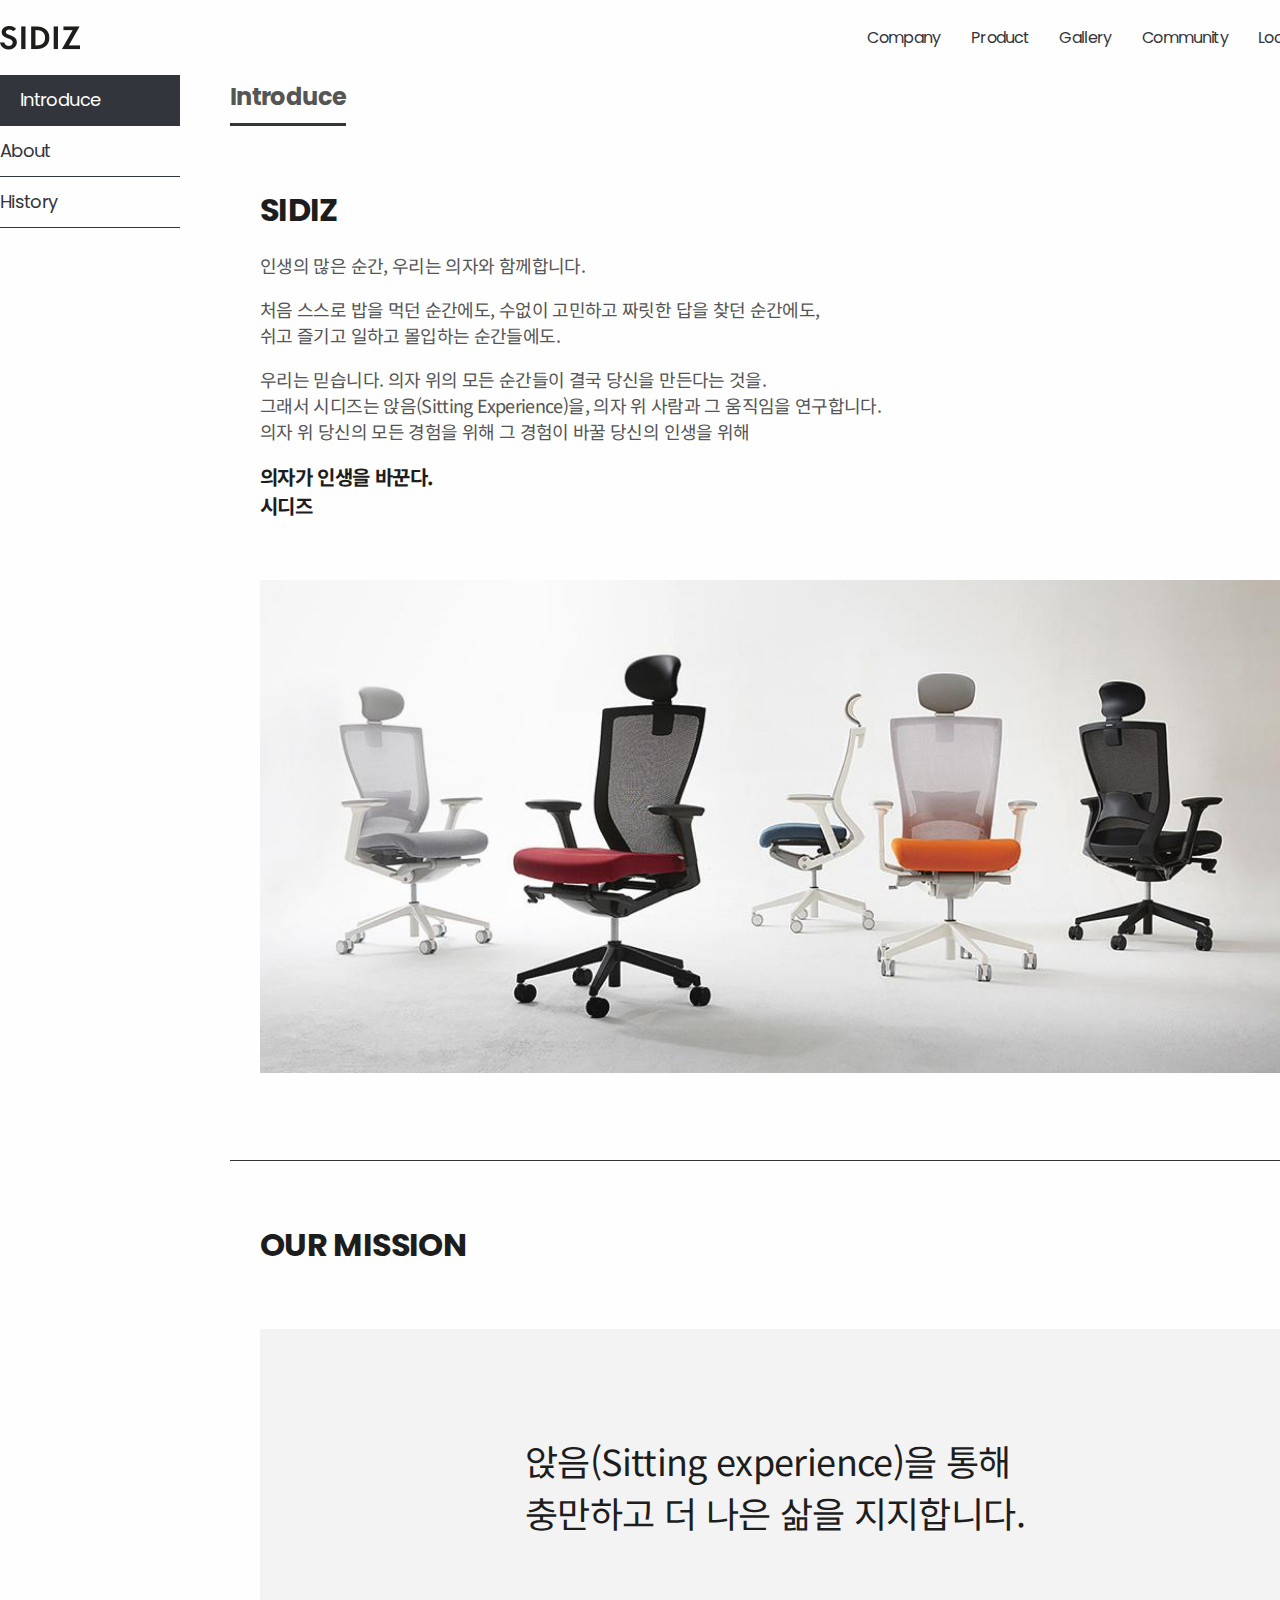
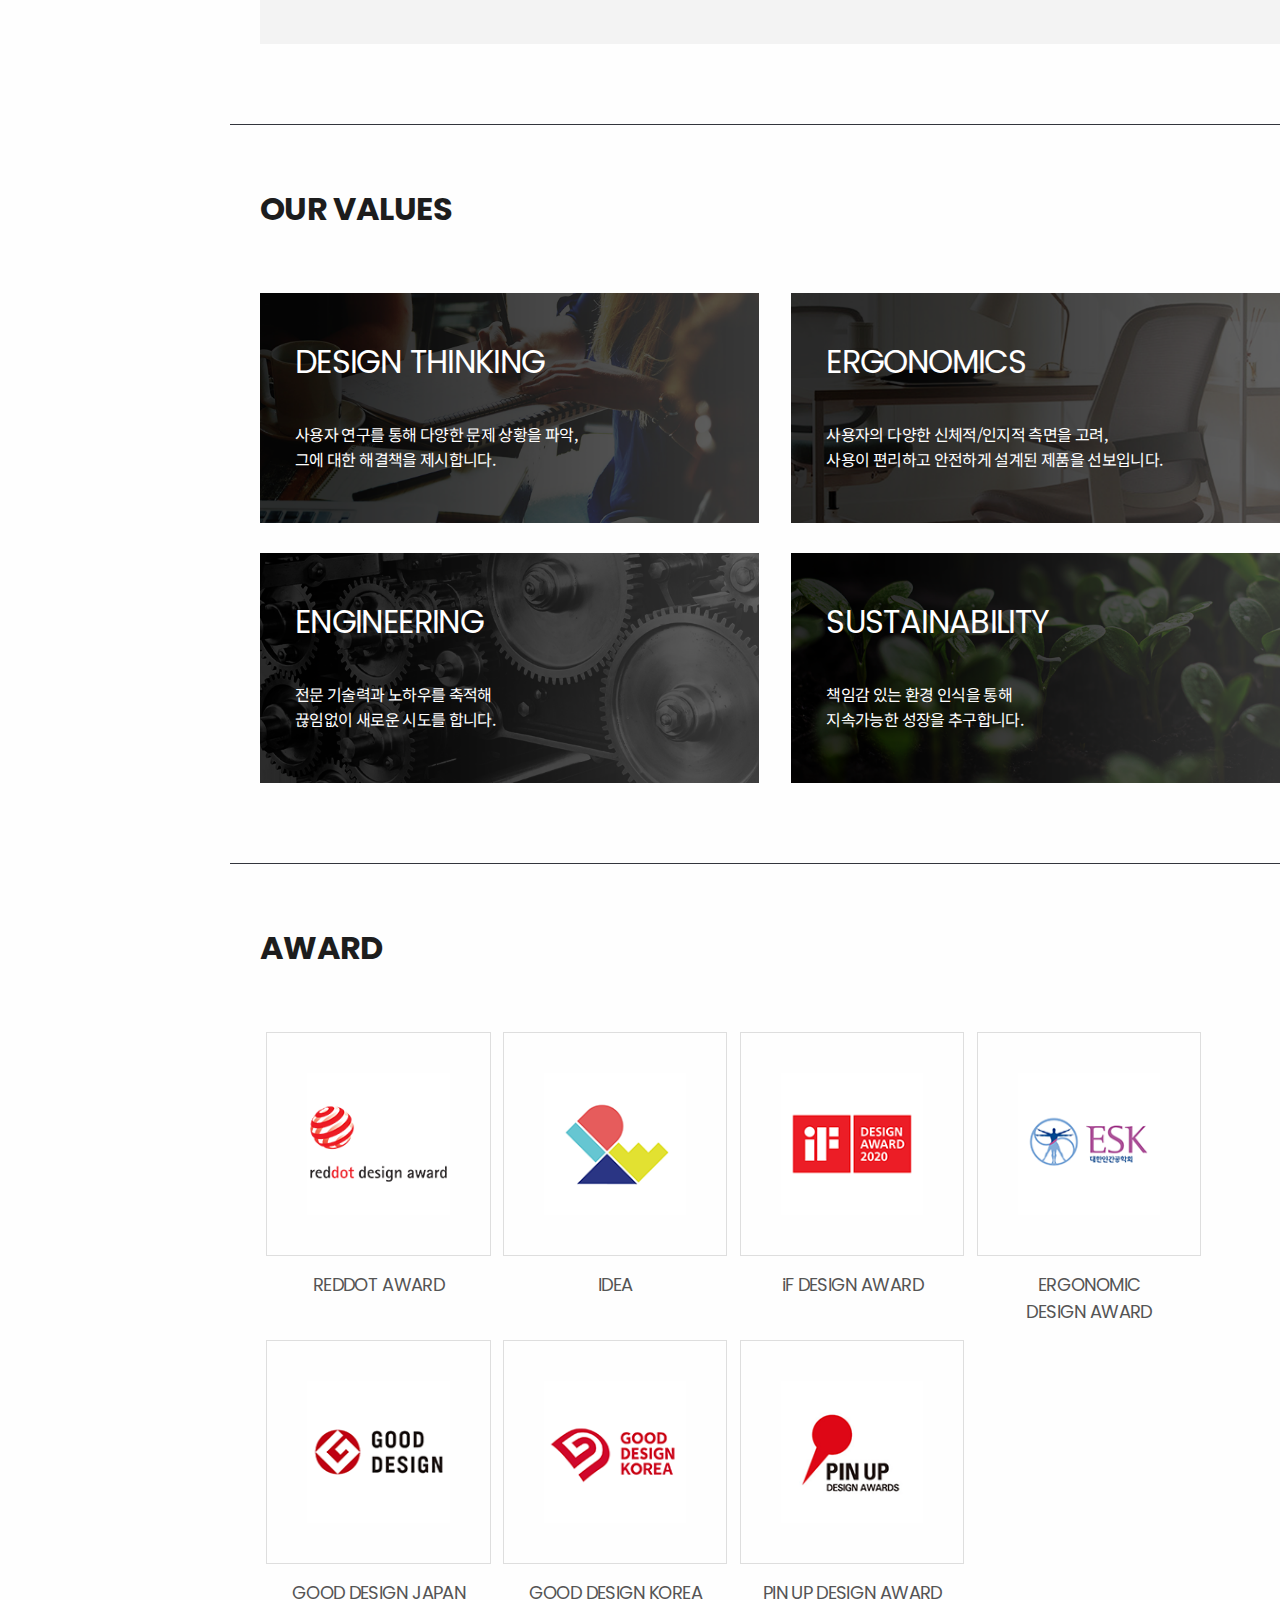
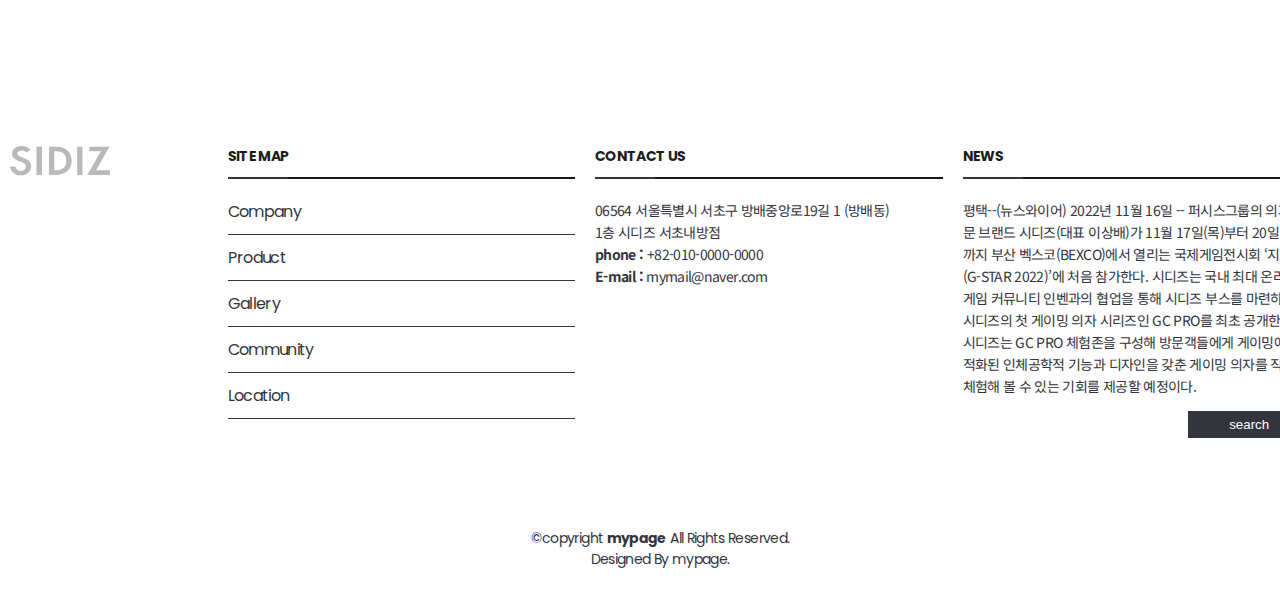
<file: company/introduce.html>
<!DOCTYPE html>
<html lang="ko" dir="ltr">
  <head>
    <meta charset="utf-8">
    <meta name="viewport" content="width=device-width, initial-scale=1, maximum-scale=1, minimum-scale=1, user-scalable=no">
    <title>시디즈 홈페이지</title>
    <link rel="shortcut icon" href="../assets/img/favicon.ico" />
    <link href="https://fonts.googleapis.com/css2?family=Noto+Sans+KR:wght@100;300;400;500;700;900&family=Poppins:wght@100;200;300;400;500;600;700;800;900&display=swap" rel="stylesheet">
    <link rel="stylesheet" href="../assets/css/style.css">
    <script type="text/javascript" src="../assets/js/jquery.min.js"></script>
    <script type="text/javascript" src="../assets/js/common.js"></script>
  </head>
  <body class="subpage">
    <div id="wrap">
      <header id="header">
        <div class="inner-wrap">
          <h1 id="top-logo"><a href="../index.html"><img src="../assets/img/logo.png" alt="logo"></a></h1>
          <nav id="top-nav">
            <ul>
              <li>
                <a href="../company/introduce.html">Company</a>
                <ul class="sub-menu">
                  <li><a href="../company/introduce.html">Introduce</a></li>
                  <li><a href="../company/ci.html">About</a></li>
                  <li><a href="../company/history.html">History</a></li>
                </ul>
              </li>
              <li><a href="../product/product.html">Product</a></li>
              <li><a href="../gallery/gallery.html">Gallery</a></li>
              <li>
                <a href="../community/notice.html">Community</a>
                <ul class="sub-menu">
                  <li><a href="../community/notice.html">Notice</a></li>
                  <li><a href="../community/faq.html">FAQ</a></li>
                </ul>
              </li>
              <li><a href="../location/location.html">Location</a></li>
            </ul>
          </nav>
        </div>
      </header>
      <main class="introduce">
        <div class="inner-wrap">
          <!-- 컨텐츠 영역 -->
          <div class="container">
            <!-- 왼쪽 메뉴(LNB) -->
            <aside id="lnb">
              <ul>
                <li class="on"><a href="../company/introduce.html">Introduce</a></li>
                <li><a href="../company/ci.html">About</a></li>
                <li><a href="../company/history.html">History</a></li>
              </ul>
            </aside>
            <!-- 컨텐츠 본문 영역 -->
            <div class="content">
              <div class="sub-title"><span>Introduce</span></div>
              <div class="inner">
                <div class="box">
                  <div class="items">
                    <h3 class="title">SIDIZ</h3>
                    <p>인생의 많은 순간, 우리는 의자와 함께합니다.</p>
                    <p>처음 스스로 밥을 먹던 순간에도, 수없이 고민하고 짜릿한 답을 찾던 순간에도,<br>
                      쉬고 즐기고 일하고 몰입하는 순간들에도.</p>
                    <p>우리는 믿습니다. 의자 위의 모든 순간들이 결국 당신을 만든다는 것을.<br>
                      그래서 시디즈는 앉음(Sitting Experience)을, 의자 위 사람과 그 움직임을 연구합니다.<br>
                      의자 위 당신의 모든 경험을 위해 그 경험이 바꿀 당신의 인생을 위해</p>
                    <h4 class="title-h4">의자가 인생을 바꾼다.<br>시디즈</h4>
                  </div>
                  <div class="items">
                    <img src="../assets/img/company/company_img01.PNG" alt="company_img01">
                  </div>
                </div>
              </div>
              <div class="inner">
                <div class="box">
                  <div class="items">
                    <h3 class="title">OUR MISSION</h3>
                  </div>
                  <div class="items">
                    <p class="mission-text">앉음(Sitting experience)을 통해<br>충만하고 더 나은 삶을 지지합니다.</p>
                  </div>
                </div>
              </div>
              <div class="inner">
                <div class="box">
                  <div class="items">
                    <h3 class="title">OUR VALUES</h3>
                  </div>
                  <div class="items">
                    <ul class="items-inner">
                      <li>
                        <h4>DESIGN THINKING</h4>
                        <p>사용자 연구를 통해 다양한 문제 상황을 파악,<br>
                          그에 대한 해결책을 제시합니다.</p>
                      </li>
                      <li>
                        <h4>ERGONOMICS</h4>
                        <p>사용자의 다양한 신체적/인지적 측면을 고려,<br>
                          사용이 편리하고 안전하게 설계된 제품을 선보입니다.</p>
                      </li>
                      <li>
                        <h4>ENGINEERING</h4>
                        <p>전문 기술력과 노하우를 축적해<br>끊임없이 새로운 시도를 합니다.</p>
                      </li>
                      <li>
                        <h4>SUSTAINABILITY</h4>
                        <p>책임감 있는 환경 인식을 통해<br>지속가능한 성장을 추구합니다.</p>
                      </li>
                    </ul>
                  </div>
                </div>
              </div>
              <div class="inner">
                <div class="box">
                  <div class="items">
                    <h3 class="title">AWARD</h3>
                  </div>
                  <div class="items">
                    <ul class="award-list">
                      <li>
                        <img src="../assets/img/company/award-img01.png" alt="award img">
                        <span>REDDOT AWARD</span>
                      </li>
                      <li>
                        <img src="../assets/img/company/award-img02.png" alt="award img">
                        <span>IDEA</span>
                      </li>
                      <li>
                        <img src="../assets/img/company/award-img03.png" alt="award img">
                        <span>iF DESIGN AWARD</span>
                      </li>
                      <li>
                        <img src="../assets/img/company/award-img04.png" alt="award img">
                        <span>ERGONOMIC<br>DESIGN AWARD</span>
                      </li>
                      <li>
                        <img src="../assets/img/company/award-img05.png" alt="award img">
                        <span>GOOD DESIGN JAPAN</span>
                      </li>
                      <li>
                        <img src="../assets/img/company/award-img06.png" alt="award img">
                        <span>GOOD DESIGN KOREA</span>
                      </li>
                      <li>
                        <img src="../assets/img/company/award-img07.png" alt="award img">
                        <span>PIN UP DESIGN AWARD</span>
                      </li>
                    </ul>
                  </div>
                </div>
              </div>
            </div>
          </div>
        </div>
      </main>
      <footer id="footer">
        <div class="inner-wrap">
          <div class="footer-top">
            <!-- footer 상단 영역 -->
            <div class="container">
              <div class="row">
                <!-- logo -->
                <div class="column footer-logo">
                  <h3><a href="../index.html"><img src="../assets/img/logo.png" alt="logo img"></a></h3>
                </div>
                <!-- site map -->
                <div class="column">
                  <h4>site map</h4>
                  <ul>
                    <ul>
                      <li><a href="./company/introduce.html">Company</a></li>
                      <li><a href="./product/product.html">Product</a></li>
                      <li><a href="./gallery/gallery.html">Gallery</a></li>
                      <li><a href="./community/notice.html">Community</a></li>
                      <li><a href="./location/location.html">Location</a></li>
                    </ul>
                  </ul>
                </div>
                <!-- contact us -->
                <div class="column">
                  <h4>contact us</h4>
                  <p>
                    06564 서울특별시 서초구 방배중앙로19길 1 (방배동) <br>
                    1층 시디즈 서초내방점 <br>
                    <strong>phone : </strong><a href="tel:+82-010-0000-0000">+82-010-0000-0000</a><br>
                    <strong>E-mail : </strong><a href="mailto:mymail@naver.com">mymail@naver.com</a><br>
                  </p>
                </div>
                <!-- news -->
                <div class="column news">
                  <h4>news</h4>
                  <p>평택--(뉴스와이어) 2022년 11월 16일 -- 퍼시스그룹의 의자 전문 브랜드 시디즈(대표 이상배)가 11월 17일(목)부터 20일(일)까지 부산 벡스코(BEXCO)에서 열리는 국제게임전시회 ‘지스타(G-STAR 2022)’에 처음 참가한다.
                    시디즈는 국내 최대 온라인 게임 커뮤니티 인벤과의 협업을 통해 시디즈 부스를 마련하고, 시디즈의 첫 게이밍 의자 시리즈인 GC PRO를 최초 공개한다. 시디즈는 GC PRO 체험존을 구성해 방문객들에게 게이밍에 최적화된 인체공학적 기능과 디자인을 갖춘 게이밍 의자를 직접 체험해 볼 수 있는 기회를 제공할 예정이다.
                    </p>
                  <form>
                    <input type="search" name="search"><input type="submit" name="submit" value="search">
                  </form>
                </div>
              </div>
            </div>
          </div>
          <div class="container">
            <!-- footer 하단 영역 -->
            <div class="copyright">
              &copy;copyright <strong>mypage</strong> All Rights Reserved.
            </div>
            <div class="credits">
              Designed By <a href="mailto:aaa@naver.com">mypage</a>.
            </div>
          </div>
        </div>
      </footer>
    </div>
  </body>
</html>
</file>
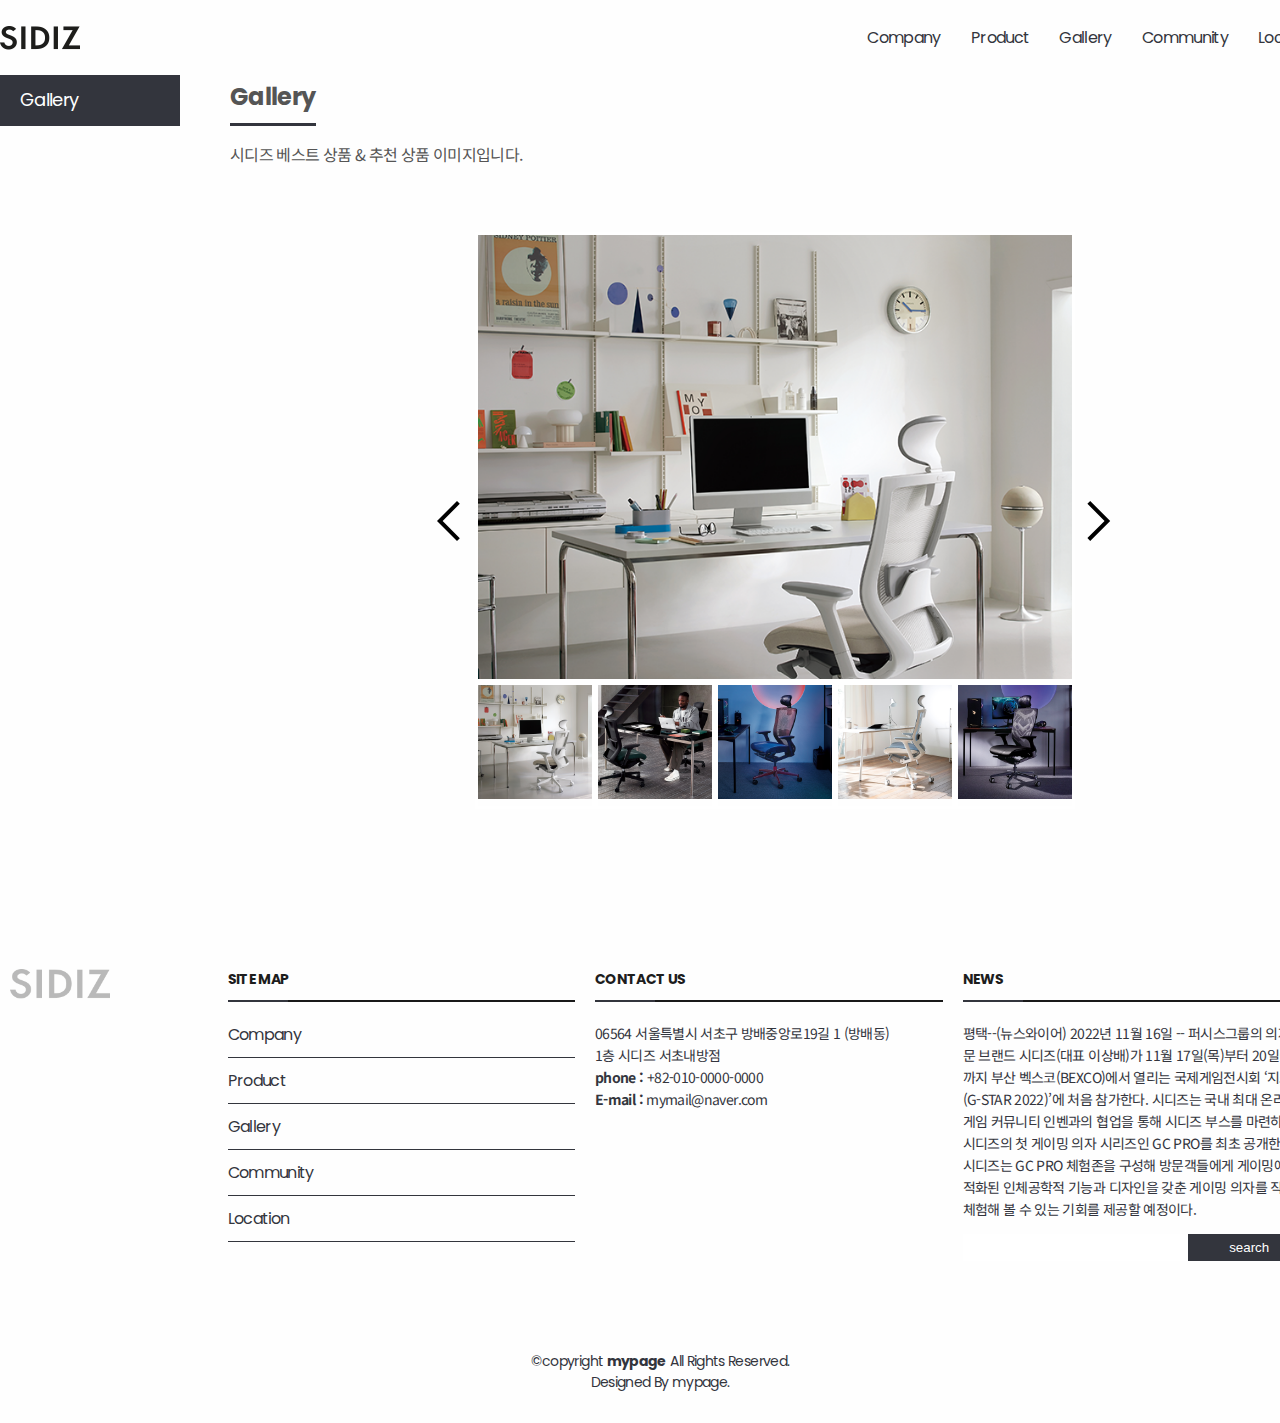
<file: gallery/gallery.html>
<!DOCTYPE html>
<html lang="ko" dir="ltr">
  <head>
    <meta charset="utf-8">
    <meta name="viewport" content="width=device-width, initial-scale=1, maximum-scale=1, minimum-scale=1, user-scalable=no">
    <title>시디즈 홈페이지</title>
    <link rel="shortcut icon" href="../assets/img/favicon.ico" />
    <link href="https://fonts.googleapis.com/css2?family=Noto+Sans+KR:wght@100;300;400;500;700;900&family=Poppins:wght@100;200;300;400;500;600;700;800;900&display=swap" rel="stylesheet">
    <link rel="stylesheet" href="../assets/css/style.css">
    <script type="text/javascript" src="../assets/js/jquery.min.js"></script>
    <script type="text/javascript" src="../assets/js/common.js"></script>
  </head>
  <body class="subpage">
    <div id="wrap">
      <header id="header">
        <div class="inner-wrap">
          <h1 id="top-logo"><a href="../index.html"><img src="../assets/img/logo.png" alt="logo"></a></h1>
          <nav id="top-nav">
            <ul>
              <li>
                <a href="../company/introduce.html">Company</a>
                <ul class="sub-menu">
                  <li><a href="../company/introduce.html">Introduce</a></li>
                  <li><a href="../company/ci.html">About</a></li>
                  <li><a href="../company/history.html">History</a></li>
                </ul>
              </li>
              <li><a href="../product/product.html">Product</a></li>
              <li><a href="../gallery/gallery.html">Gallery</a></li>
              <li>
                <a href="../community/notice.html">Community</a>
                <ul class="sub-menu">
                  <li><a href="../community/notice.html">Notice</a></li>
                  <li><a href="../community/faq.html">FAQ</a></li>
                </ul>
              </li>
              <li><a href="../location/location.html">Location</a></li>
            </ul>
          </nav>
        </div>
      </header>
      <main>
        <div class="inner-wrap">
          <div class="container">
            <!-- 왼쪽 메뉴(LNB) -->
            <aside id="lnb">
              <ul>
                <li class="on"><a href="../gallery/gallery.html">Gallery</a></li>
              </ul>
            </aside>
            <!-- 컨텐츠 본문 영역 -->
            <div class="content">
              <div class="sub-title"><span>Gallery</span></div>
              <p>시디즈 베스트 상품 & 추천 상품 이미지입니다.</p>
              <div class="inner">
                <div class="gallery-wrap">
                  <div class="gallery">
                  <div id="main">
                    <img src="../assets/img/components/gallery/photo1.png" alt="thumb1">
                  </div>
                  <div class="navi-wrap">
                    <div id="navi">
                      <div class="page-wrap">
                        <div class="page">
                          <ul>
                            <li><a href="../assets/img/components/gallery/photo1.png"><img src="../assets/img/components/gallery/photo1.png" alt="thumb1"></a></li>
                            <li><a href="../assets/img/components/gallery/photo2.png"><img src="../assets/img/components/gallery/photo2.png" alt="thumb2"></a></li>
                            <li><a href="../assets/img/components/gallery/photo3.png"><img src="../assets/img/components/gallery/photo3.png" alt="thumb3"></a></li>
                            <li><a href="../assets/img/components/gallery/photo4.png"><img src="../assets/img/components/gallery/photo4.png" alt="thumb4"></a></li>
                            <li><a href="../assets/img/components/gallery/photo5.png"><img src="../assets/img/components/gallery/photo5.png" alt="thumb5"></a></li>
                            </ul>
                        </div>
                        <div class="page">
                          <ul>
                            <li><a href="../assets/img/components/gallery/photo6.jpg"><img src="../assets/img/components/gallery/photo6.jpg" alt="thumb6"></a></li>
                            <li><a href="../assets/img/components/gallery/photo7.jpg"><img src="../assets/img/components/gallery/photo7.jpg" alt="thumb7"></a></li>
                            <li><a href="../assets/img/components/gallery/photo8.jpg"><img src="../assets/img/components/gallery/photo8.jpg" alt="thumb8"></a></li>
                            <li><a href="../assets/img/components/gallery/photo9.jpg"><img src="../assets/img/components/gallery/photo9.jpg" alt="thumb9"></a></li>
                            <li><a href="../assets/img/components/gallery/photo10.jpg"><img src="../assets/img/components/gallery/photo10.jpg" alt="thumb10"></a></li>
                          </ul>
                        </div>
                        <div class="page">
                          <ul>
                            <li><a href="../assets/img/components/gallery/photo11.jpg"><img src="../assets/img/components/gallery/photo11.jpg" alt="thumb11"></a></li>
                            <li><a href="../assets/img/components/gallery/photo12.jpg"><img src="../assets/img/components/gallery/photo12.jpg" alt="thumb12"></a></li>
                            <li><a href="../assets/img/components/gallery/photo13.jpg"><img src="../assets/img/components/gallery/photo13.jpg" alt="thumb13"></a></li>
                            <li><a href="../assets/img/components/gallery/photo14.png"><img src="../assets/img/components/gallery/photo14.png" alt="thumb14"></a></li>
                            <li><a href="../assets/img/components/gallery/photo15.png"><img src="../assets/img/components/gallery/photo15.png" alt="thumb15"></a></li>
                          </ul>
                        </div>
                      </div>
                    </div>
                    <img src="../assets/img/components/gallery/arrow_prev.png" alt="prev" class="btn prev">
                    <img src="../assets/img/components/gallery/arrow_next.png" alt="next" class="btn next">
                  </div>
                </div>
                </div>
              </div>
            </div>
          </div>
        </div>
      </main>
      <footer id="footer">
        <div class="inner-wrap">
          <div class="footer-top">
            <!-- footer 상단 영역 -->
            <div class="container">
              <div class="row">
                <!-- logo -->
                <div class="column footer-logo">
                  <h3><a href="../index.html"><img src="../assets/img/logo.png" alt="logo img"></a></h3>
                </div>
                <!-- site map -->
                <div class="column">
                  <h4>site map</h4>
                  <ul>
                    <ul>
                      <li><a href="./company/introduce.html">Company</a></li>
                      <li><a href="./product/product.html">Product</a></li>
                      <li><a href="./gallery/gallery.html">Gallery</a></li>
                      <li><a href="./community/notice.html">Community</a></li>
                      <li><a href="./location/location.html">Location</a></li>
                    </ul>
                  </ul>
                </div>
                <!-- contact us -->
                <div class="column">
                  <h4>contact us</h4>
                  <p>
                    06564 서울특별시 서초구 방배중앙로19길 1 (방배동) <br>
                    1층 시디즈 서초내방점 <br>
                    <strong>phone : </strong><a href="tel:+82-010-0000-0000">+82-010-0000-0000</a><br>
                    <strong>E-mail : </strong><a href="mailto:mymail@naver.com">mymail@naver.com</a><br>
                  </p>
                </div>
                <!-- news -->
                <div class="column news">
                  <h4>news</h4>
                  <p>평택--(뉴스와이어) 2022년 11월 16일 -- 퍼시스그룹의 의자 전문 브랜드 시디즈(대표 이상배)가 11월 17일(목)부터 20일(일)까지 부산 벡스코(BEXCO)에서 열리는 국제게임전시회 ‘지스타(G-STAR 2022)’에 처음 참가한다.
                    시디즈는 국내 최대 온라인 게임 커뮤니티 인벤과의 협업을 통해 시디즈 부스를 마련하고, 시디즈의 첫 게이밍 의자 시리즈인 GC PRO를 최초 공개한다. 시디즈는 GC PRO 체험존을 구성해 방문객들에게 게이밍에 최적화된 인체공학적 기능과 디자인을 갖춘 게이밍 의자를 직접 체험해 볼 수 있는 기회를 제공할 예정이다.
                    </p>
                  <form>
                    <input type="search" name="search"><input type="submit" name="submit" value="search">
                  </form>
                </div>
              </div>
            </div>
          </div>
          <div class="container">
            <!-- footer 하단 영역 -->
            <div class="copyright">
              &copy;copyright <strong>mypage</strong> All Rights Reserved.
            </div>
            <div class="credits">
              Designed By <a href="mailto:aaa@naver.com">mypage</a>.
            </div>
          </div>
        </div>
      </footer>
    </div>
  </body>
</html>
</file>
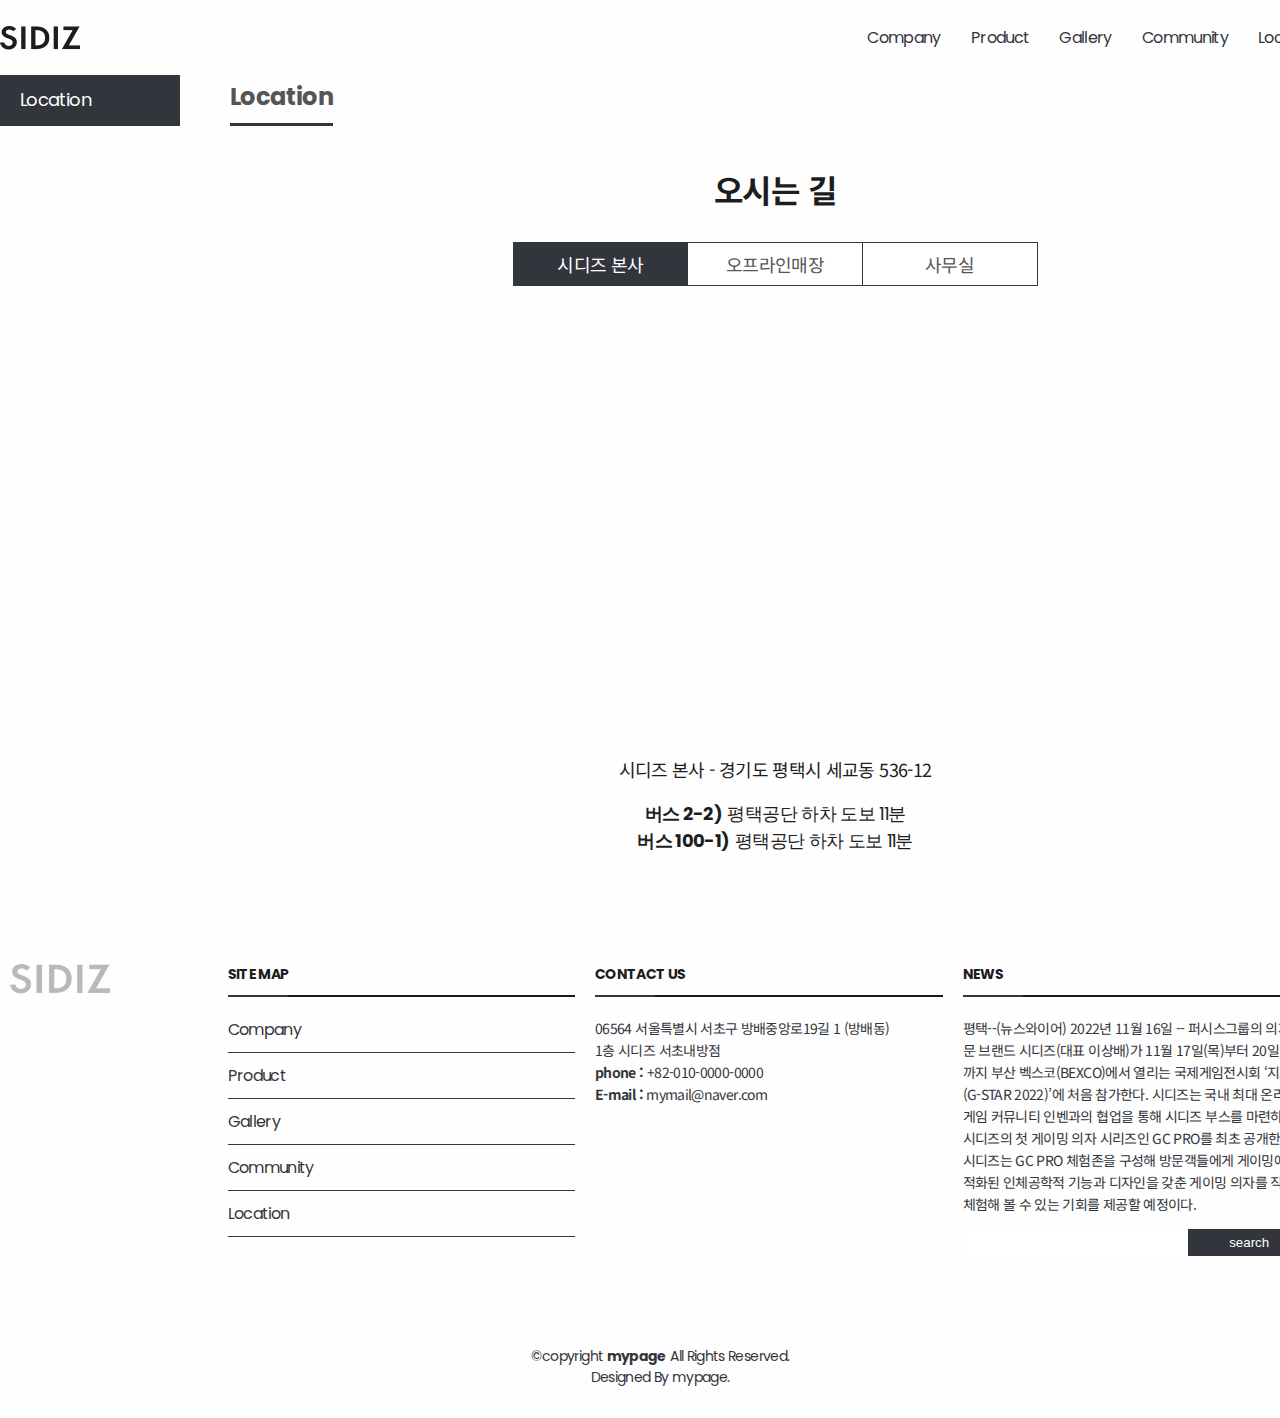
<file: location/location.html>
<!DOCTYPE html>
<html lang="ko" dir="ltr">
  <head>
    <meta charset="utf-8">
    <meta name="viewport" content="width=device-width, initial-scale=1, maximum-scale=1, minimum-scale=1, user-scalable=no">
    <title>시디즈 홈페이지</title>
    <link rel="shortcut icon" href="../assets/img/favicon.ico" />
    <link href="https://fonts.googleapis.com/css2?family=Noto+Sans+KR:wght@100;300;400;500;700;900&family=Poppins:wght@100;200;300;400;500;600;700;800;900&display=swap" rel="stylesheet">
    <link rel="stylesheet" href="../assets/css/style.css">
    <script type="text/javascript" src="../assets/js/jquery.min.js"></script>
    <script src="//dapi.kakao.com/v2/maps/sdk.js?appkey=2540781a3e1046ed37bf9233a0dbaac8"></script>
    <script type="text/javascript" src="../assets/js/common.js"></script>
  </head>
  <body class="subpage">
    <div id="wrap">
      <header id="header">
        <div class="inner-wrap">
          <h1 id="top-logo"><a href="../index.html"><img src="../assets/img/logo.png" alt="logo"></a></h1>
          <nav id="top-nav">
            <ul>
              <li>
                <a href="../company/introduce.html">Company</a>
                <ul class="sub-menu">
                  <li><a href="../company/introduce.html">Introduce</a></li>
                  <li><a href="../company/ci.html">About</a></li>
                  <li><a href="../company/history.html">History</a></li>
                </ul>
              </li>
              <li><a href="../product/product.html">Product</a></li>
              <li><a href="../gallery/gallery.html">Gallery</a></li>
              <li>
                <a href="../community/notice.html">Community</a>
                <ul class="sub-menu">
                  <li><a href="../community/notice.html">Notice</a></li>
                  <li><a href="../community/faq.html">FAQ</a></li>
                </ul>
              </li>
              <li><a href="../location/location.html">Location</a></li>
            </ul>
          </nav>
        </div>
      </header>
      <main class="location">
        <div class="inner-wrap">
          <div class="container">
            <!-- 왼쪽 메뉴(LNB) -->
            <aside id="lnb">
              <ul>
                <li class="on"><a href="../location/location.html">Location</a></li>
              </ul>
            </aside>
            <!-- 컨텐츠 본문 영역 -->
            <div class="content">
              <div class="sub-title"><span>Location</span></div>
              <div class="inner">
                <div class="box">
                  <div class="items">
                    <h3 class="title">오시는 길</h3>
                    <div class="location-btn">
                      <ul>
                        <li class="on link_button" data-id="0">시디즈 본사</li>
                        <li class="link_button" data-id="1">오프라인매장</li>
                        <li class="link_button" data-id="2">사무실</li>
                      </ul>
                    </div>
                  </div>
                </div>
              </div>
              <div id="map" style="width:100%;height:350px;"></div>
              <ul class="location-list">
                <li class="on">
                  <p class="location-name">시디즈 본사 - 경기도 평택시 세교동 536-12</p>
                  <strong>버스 2-2)</strong> 평택공단 하차 도보 11분<br>
                  <strong>버스 100-1)</strong> 평택공단 하차 도보  11분
                </li>
                <li>
                  <p class="location-name">오프라인매장 - 현대 프리미엄 아울렛 시디즈 김포점</p>
                  <strong>버스 16)</strong> 현대프리미엄아울렛 하차 도보 2분<br>
                  <strong>버스 16-1)</strong> 현대프리미엄아울렛 하차 도보 4분
                </li>
                <li>
                  <p class="location-name">사무실 - 서울시 서초구 방배동 821-3 1,2,6층</p>
                  <strong>버스 148)</strong> 방배열린문화센터 하차 도보 8분<br>
                  <strong>지하철 4호선)</strong> 총신대입구(이수)역 하차 도보 12분
                </li>
              </ul>
            </div>
          </div>
        </div>
      </main>
      <footer id="footer">
        <div class="inner-wrap">
          <div class="footer-top">
            <!-- footer 상단 영역 -->
            <div class="container">
              <div class="row">
                <!-- logo -->
                <div class="column footer-logo">
                  <h3><a href="../index.html"><img src="../assets/img/logo.png" alt="logo img"></a></h3>
                </div>
                <!-- site map -->
                <div class="column">
                  <h4>site map</h4>
                  <ul>
                    <ul>
                      <li><a href="./company/introduce.html">Company</a></li>
                      <li><a href="./product/product.html">Product</a></li>
                      <li><a href="./gallery/gallery.html">Gallery</a></li>
                      <li><a href="./community/notice.html">Community</a></li>
                      <li><a href="./location/location.html">Location</a></li>
                    </ul>
                  </ul>
                </div>
                <!-- contact us -->
                <div class="column">
                  <h4>contact us</h4>
                  <p>
                    06564 서울특별시 서초구 방배중앙로19길 1 (방배동) <br>
                    1층 시디즈 서초내방점 <br>
                    <strong>phone : </strong><a href="tel:+82-010-0000-0000">+82-010-0000-0000</a><br>
                    <strong>E-mail : </strong><a href="mailto:mymail@naver.com">mymail@naver.com</a><br>
                  </p>
                </div>
                <!-- news -->
                <div class="column news">
                  <h4>news</h4>
                  <p>평택--(뉴스와이어) 2022년 11월 16일 -- 퍼시스그룹의 의자 전문 브랜드 시디즈(대표 이상배)가 11월 17일(목)부터 20일(일)까지 부산 벡스코(BEXCO)에서 열리는 국제게임전시회 ‘지스타(G-STAR 2022)’에 처음 참가한다.
                    시디즈는 국내 최대 온라인 게임 커뮤니티 인벤과의 협업을 통해 시디즈 부스를 마련하고, 시디즈의 첫 게이밍 의자 시리즈인 GC PRO를 최초 공개한다. 시디즈는 GC PRO 체험존을 구성해 방문객들에게 게이밍에 최적화된 인체공학적 기능과 디자인을 갖춘 게이밍 의자를 직접 체험해 볼 수 있는 기회를 제공할 예정이다.
                    </p>
                  <form>
                    <input type="search" name="search"><input type="submit" name="submit" value="search">
                  </form>
                </div>
              </div>
            </div>
          </div>
          <div class="container">
            <!-- footer 하단 영역 -->
            <div class="copyright">
              &copy;copyright <strong>mypage</strong> All Rights Reserved.
            </div>
            <div class="credits">
              Designed By <a href="mailto:aaa@naver.com">mypage</a>.
            </div>
          </div>
        </div>
      </footer>
    </div>

    <script>
      function mapLoad(lat, lon, locationId, locationTxt){
        var mapContainer = document.getElementById('map'), // 지도를 표시할 div
            mapOption = {
                center: new kakao.maps.LatLng(lat, lon), // 지도의 중심좌표
                level: 3 // 지도의 확대 레벨
            };

        var map = new kakao.maps.Map(mapContainer, mapOption);

        // 마커가 표시될 위치입니다
        var markerPosition  = new kakao.maps.LatLng(lat, lon);

        // 마커를 생성합니다
        var marker = new kakao.maps.Marker({
            position: markerPosition
        });

        // 마커가 지도 위에 표시되도록 설정합니다
        marker.setMap(map);

        var content = '<div class="customoverlay">' +
            '  <a href="https://map.kakao.com/link/map/'+ locationId +'" target="_blank">' +
            '    <span class="title">'+ locationTxt +'</span>' +
            '  </a>' +
            '</div>';
        var position = new kakao.maps.LatLng(lat, lon); //인포윈도우 표시 위치입니다

        var customOverlay = new kakao.maps.CustomOverlay({
            map: map,
            position: position,
            content: content,
            yAnchor: 1 
        });

      };

      mapLoad(37.0135075, 127.0799949, 1401743472, '시디즈 본사');

      // 탭버튼 클릭
      $('.link_button').click(function(){
        let locationId = $(this).data('id');
        switch(locationId){
          case 0:
            mapLoad(37.0135075, 127.0799949, 1401743472, '시디즈 본사');
            break;
          case 1:
            mapLoad(37.59723971071779, 126.78521855788262, 1198314133, '오프라인 매장');
            break;
          case 2:
            mapLoad(37.48983709537636, 126.98726218034051, 1257726604, '사무실');
            break;
        }

        $('.link_button').removeClass('on');
        $(this).addClass('on');
        $('.location-list > li').removeClass('on');
        $('.location-list > li').eq($(this).index()).addClass('on');
      });
    </script>
  </body>
</html>
</file>
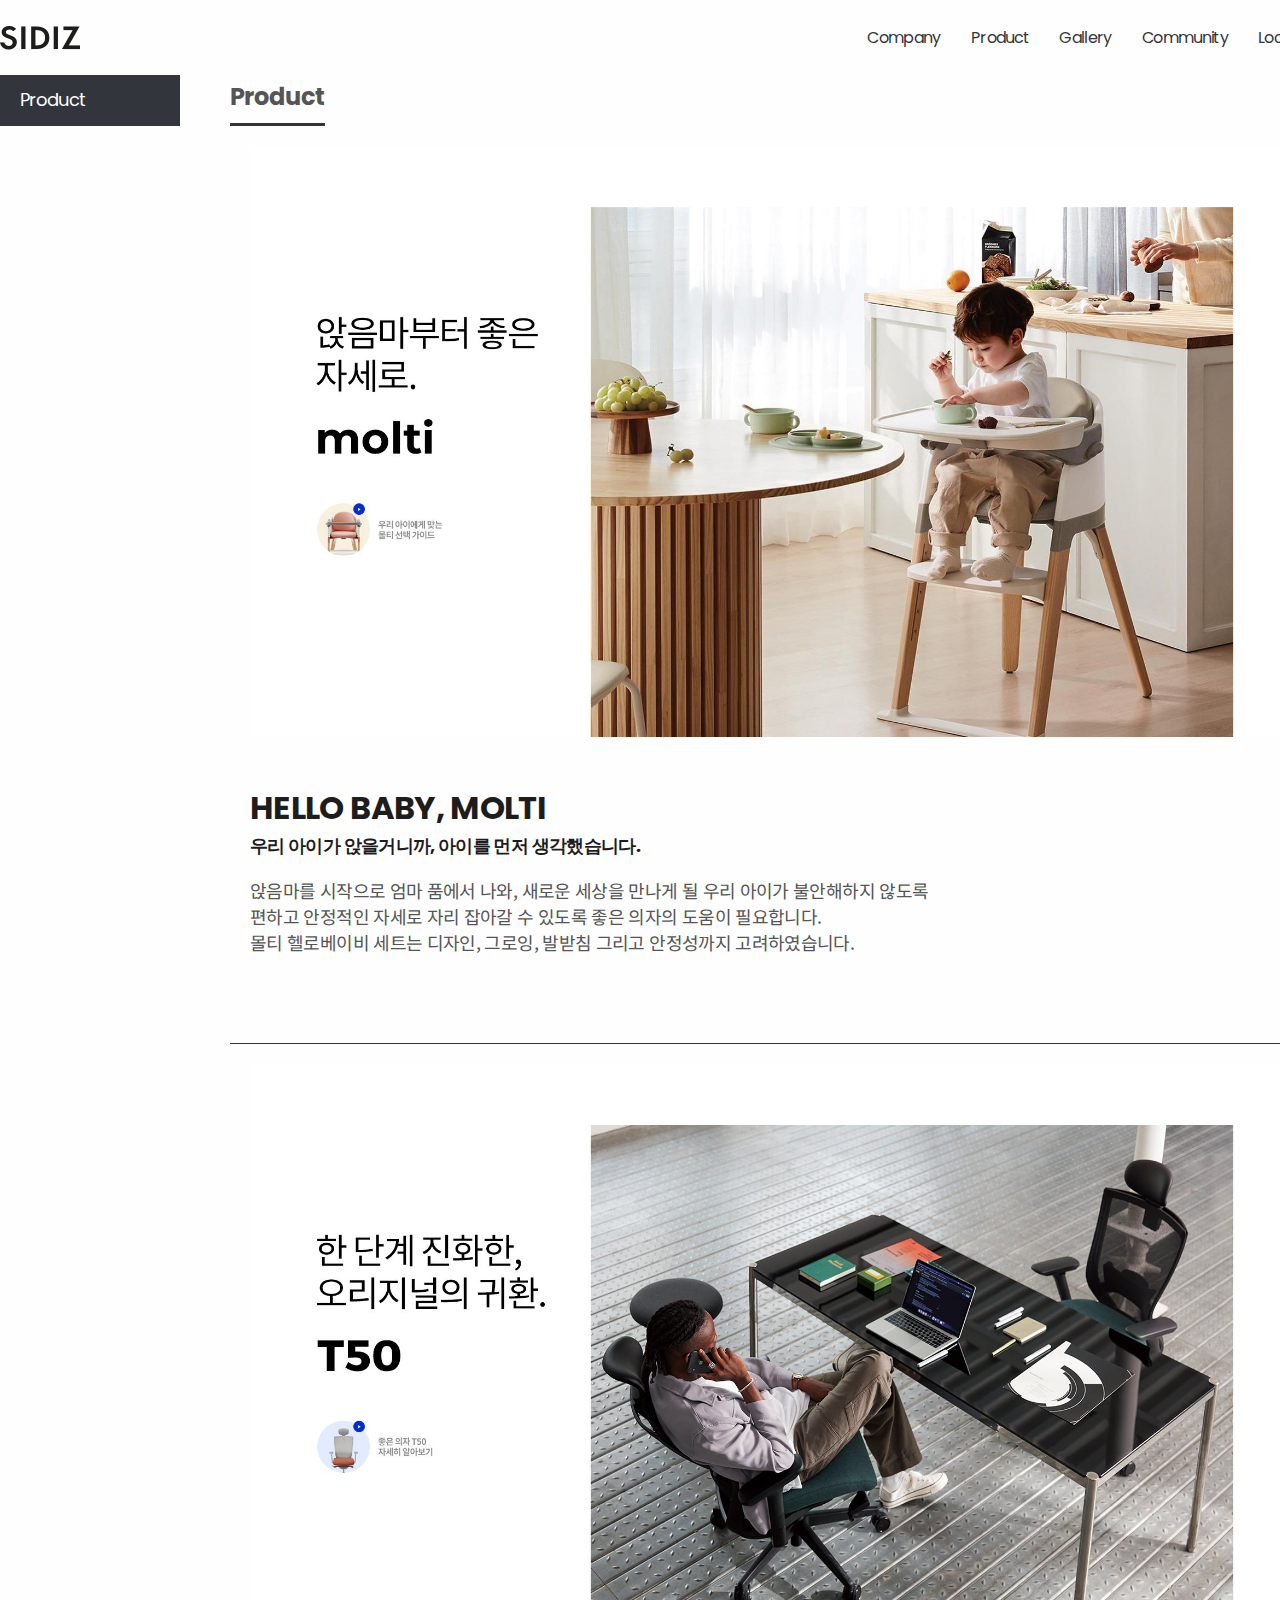
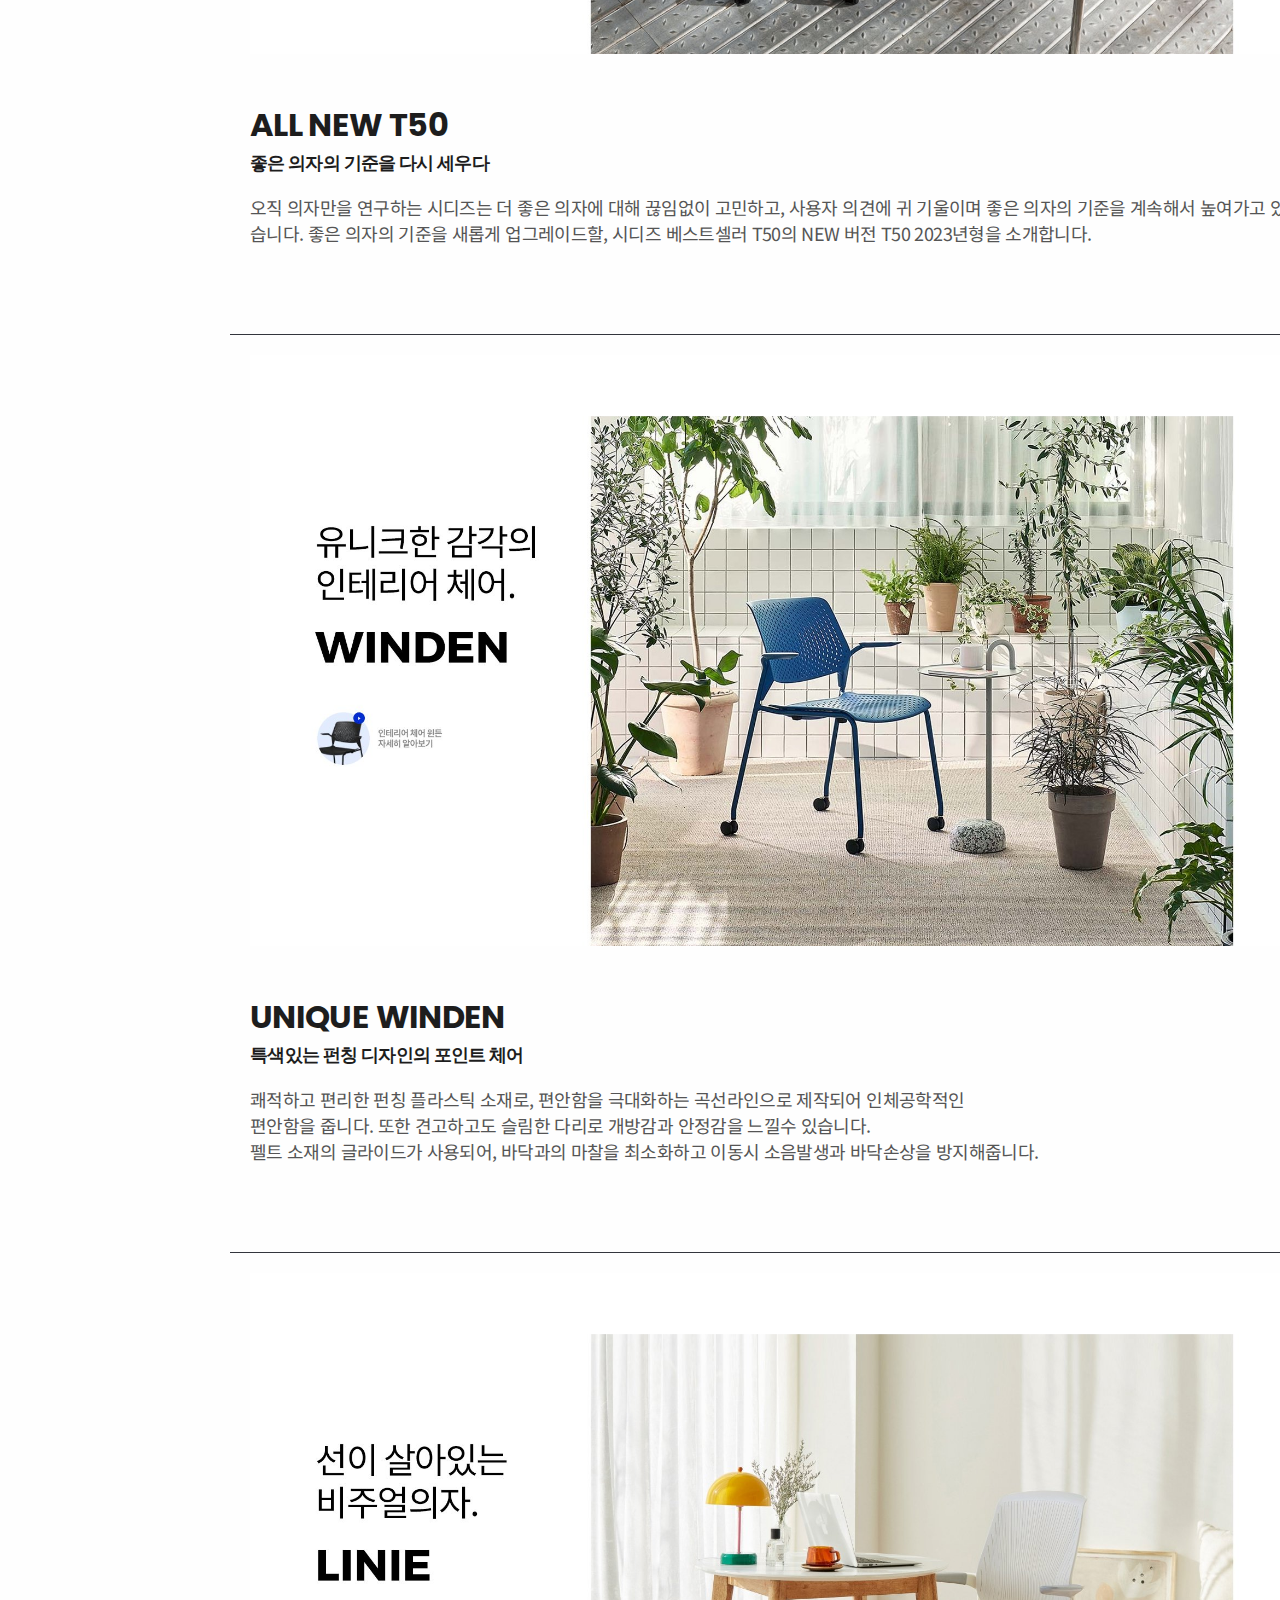
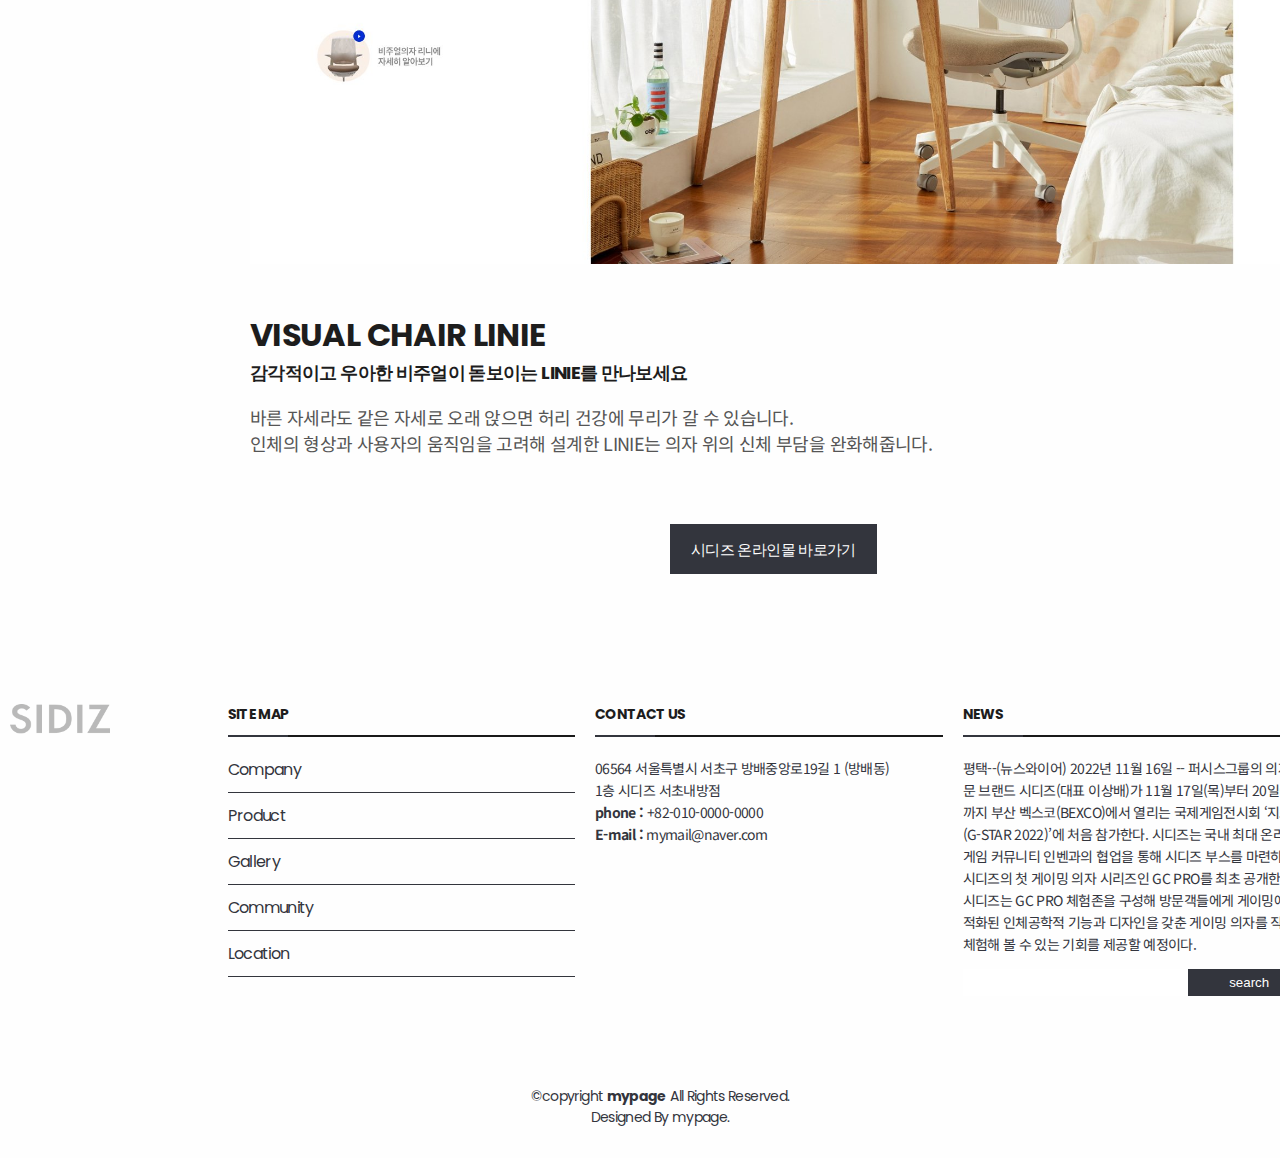
<file: product/product.html>
<!DOCTYPE html>
<html lang="ko" dir="ltr">
  <head>
    <meta charset="utf-8">
    <meta name="viewport" content="width=device-width, initial-scale=1, maximum-scale=1, minimum-scale=1, user-scalable=no">
    <title>시디즈 홈페이지</title>
    <link rel="shortcut icon" href="../assets/img/favicon.ico" />
    <link href="https://fonts.googleapis.com/css2?family=Noto+Sans+KR:wght@100;300;400;500;700;900&family=Poppins:wght@100;200;300;400;500;600;700;800;900&display=swap" rel="stylesheet">
    <link rel="stylesheet" href="../assets/css/style.css">
    <script type="text/javascript" src="../assets/js/jquery.min.js"></script>
    <script type="text/javascript" src="../assets/js/common.js"></script>
  </head>
  <body class="subpage">
    <div id="wrap">
      <header id="header">
        <div class="inner-wrap">
          <h1 id="top-logo"><a href="../index.html"><img src="../assets/img/logo.png" alt="logo"></a></a></h1>
          <nav id="top-nav">
            <ul>
              <li>
                <a href="../company/introduce.html">Company</a>
                <ul class="sub-menu">
                  <li><a href="../company/introduce.html">Introduce</a></li>
                  <li><a href="../company/ci.html">About</a></li>
                  <li><a href="../company/history.html">History</a></li>
                </ul>
              </li>
              <li><a href="../product/product.html">Product</a></li>
              <li><a href="../gallery/gallery.html">Gallery</a></li>
              <li>
                <a href="../community/notice.html">Community</a>
                <ul class="sub-menu">
                  <li><a href="../community/notice.html">Notice</a></li>
                  <li><a href="../community/faq.html">FAQ</a></li>
                </ul>
              </li>
              <li><a href="../location/location.html">Location</a></li>
            </ul>
          </nav>
        </div>
      </header>
      <main class="product">
        <div class="inner-wrap">
          <div class="container">
            <!-- 왼쪽 메뉴(LNB) -->
            <aside id="lnb">
              <ul>
                <li class="on"><a href="../product/product.html">Product</a></li>
              </ul>
            </aside>
            <!-- 컨텐츠 본문 영역 -->
            <div class="content">
              <div class="sub-title"><span>Product</span></div>
              <div class="inner">
                <div class="box">
                  <div class="items">
                    <img src="../assets/img/product/product-img01.jpg" alt="product img">
                  </div>
                  <div class="items">
                    <h3 class="title">HELLO BABY, MOLTI</h3>
                    <h4>우리 아이가 앉을거니까, 아이를 먼저 생각했습니다.</h4>
                    <p>앉음마를 시작으로 엄마 품에서 나와, 새로운 세상을 만나게 될 우리 아이가 불안해하지 않도록<br>
                      편하고 안정적인 자세로 자리 잡아갈 수 있도록 좋은 의자의 도움이 필요합니다.<br>
                      몰티 헬로베이비 세트는 디자인, 그로잉, 발받침 그리고 안정성까지 고려하였습니다.
                    </p>
                  </div>
                </div>
              </div>
              <div class="inner">
                <div class="box">
                  <div class="items">
                    <img src="../assets/img/product/product-img02.jpg" alt="product img">
                  </div>
                  <div class="items">
                    <h3 class="title">ALL NEW T50</h3>
                    <h4>좋은 의자의 기준을 다시 세우다</h4>
                    <p>오직 의자만을 연구하는 시디즈는 더 좋은 의자에 대해 끊임없이 고민하고, 사용자 의견에
                      귀 기울이며 좋은 의자의 기준을 계속해서 높여가고 있습니다.
                      좋은 의자의 기준을 새롭게 업그레이드할, 시디즈 베스트셀러 T50의 
                      NEW 버전 T50 2023년형을 소개합니다.
                    </p>
                  </div>
                </div>
              </div>
              <div class="inner">
                <div class="box">
                  <div class="items">
                    <img src="../assets/img/product/product-img03.jpg" alt="product img">
                  </div>
                  <div class="items">
                    <h3 class="title">UNIQUE WINDEN</h3>
                    <h4>특색있는 펀칭 디자인의 포인트 체어</h4>
                    <p>쾌적하고 편리한 펀칭 플라스틱 소재로, 편안함을 극대화하는 곡선라인으로 제작되어 인체공학적인<br>
                      편안함을 줍니다. 또한 견고하고도 슬림한 다리로 개방감과 안정감을 느낄수 있습니다.<br>
                      펠트 소재의 글라이드가 사용되어, 바닥과의 마찰을 최소화하고 이동시 소음발생과 바닥손상을 방지해줍니다.
                    </p>
                  </div>
                </div>
              </div>
              <div class="inner">
                <div class="box">
                  <div class="items">
                    <img src="../assets/img/product/product-img04.jpg" alt="product img">
                  </div>
                  <div class="items">
                    <h3 class="title">VISUAL CHAIR LINIE</h3>
                    <h4>감각적이고 우아한 비주얼이 돋보이는 LINIE를 만나보세요</h4>
                    <p>바른 자세라도 같은 자세로 오래 앉으면 허리 건강에 무리가 갈 수 있습니다.<br>
                      인체의 형상과 사용자의 움직임을 고려해 설계한 LINIE는 의자 위의 신체 부담을 완화해줍니다.
                    </p>
                    <a href="http://sidiz-shop.com/index.html" target="_blank" class="gbtn">시디즈 온라인몰 바로가기</a>
                  </div>
                </div>
              </div>
            </div>
          </div>
        </div>
      </main>
      <footer id="footer">
        <div class="inner-wrap">
          <div class="footer-top">
            <!-- footer 상단 영역 -->
            <div class="container">
              <div class="row">
                <!-- logo -->
                <div class="column footer-logo">
                  <h3><a href="../index.html"><img src="../assets/img/logo.png" alt="logo img"></a></h3>
                </div>
                <!-- site map -->
                <div class="column">
                  <h4>site map</h4>
                  <ul>
                    <ul>
                      <li><a href="./company/introduce.html">Company</a></li>
                      <li><a href="./product/product.html">Product</a></li>
                      <li><a href="./gallery/gallery.html">Gallery</a></li>
                      <li><a href="./community/notice.html">Community</a></li>
                      <li><a href="./location/location.html">Location</a></li>
                    </ul>
                  </ul>
                </div>
                <!-- contact us -->
                <div class="column">
                  <h4>contact us</h4>
                  <p>
                    06564 서울특별시 서초구 방배중앙로19길 1 (방배동) <br>
                    1층 시디즈 서초내방점 <br>
                    <strong>phone : </strong><a href="tel:+82-010-0000-0000">+82-010-0000-0000</a><br>
                    <strong>E-mail : </strong><a href="mailto:mymail@naver.com">mymail@naver.com</a><br>
                  </p>
                </div>
                <!-- news -->
                <div class="column news">
                  <h4>news</h4>
                  <p>평택--(뉴스와이어) 2022년 11월 16일 -- 퍼시스그룹의 의자 전문 브랜드 시디즈(대표 이상배)가 11월 17일(목)부터 20일(일)까지 부산 벡스코(BEXCO)에서 열리는 국제게임전시회 ‘지스타(G-STAR 2022)’에 처음 참가한다.
                    시디즈는 국내 최대 온라인 게임 커뮤니티 인벤과의 협업을 통해 시디즈 부스를 마련하고, 시디즈의 첫 게이밍 의자 시리즈인 GC PRO를 최초 공개한다. 시디즈는 GC PRO 체험존을 구성해 방문객들에게 게이밍에 최적화된 인체공학적 기능과 디자인을 갖춘 게이밍 의자를 직접 체험해 볼 수 있는 기회를 제공할 예정이다.
                    </p>
                  <form>
                    <input type="search" name="search"><input type="submit" name="submit" value="search">
                  </form>
                </div>
              </div>
            </div>
          </div>
          <div class="container">
            <!-- footer 하단 영역 -->
            <div class="copyright">
              &copy;copyright <strong>mypage</strong> All Rights Reserved.
            </div>
            <div class="credits">
              Designed By <a href="mailto:aaa@naver.com">mypage</a>.
            </div>
          </div>
        </div>
      </footer>
    </div>
  </body>
</html>
</file>
<file: assets/css/style.css>
@charset "UTF-8";
html, body {
  height: 100%;
}

body {
  background: #fefefe;
  color: #555555;
  font-family: "Noto Sans KR", sans-serif;
  font-family: "Poppins", sans-serif;
  letter-spacing: -0.04em;
}

html, body, ul, li, h1, h2, h3, h4, h5, h6 {
  margin: 0;
  padding: 0;
}

h1, h2, h3, h4, h5, h6 {
  color: #1d1d1d;
  font-family: "Poppins", sans-serif;
}

p {
  font-family: "Noto Sans KR", sans-serif;
}

li {
  list-style: none;
}

a {
  text-decoration: none;
  color: #33353d;
  transition: 0.5s;
}
a:hover {
  color: #191919;
}

.gbtn {
  display: inline-block;
  box-sizing: border-box;
  padding: 0 20px;
  height: 50px;
  line-height: 50px;
  background: #33353d;
  color: white;
  border: 1px solid #33353d;
}
.gbtn.right {
  float: right;
}
.gbtn:hover {
  color: #33353d;
  background: white;
}

.box {
  display: flex;
}
.box.items-2 .items {
  flex: 50%;
}
.box .items {
  box-sizing: border-box;
  padding: 50px;
  font-size: 18px;
  flex: 100%;
  flex-shrink: 0;
}
.box .items .title {
  margin-top: 100px;
  font-size: 32px;
}
.box .items img {
  width: 100%;
}
.box .items.center {
  text-align: center;
}

.introduce .box .items {
  padding: 30px;
}
.introduce .box .items .title {
  margin-top: 30px;
}
.introduce .box .items .title-h4 {
  font-family: "Noto Sans KR", sans-serif;
  font-size: 20px;
}
.introduce .box .items .mission-text {
  width: 100%;
  display: flex;
  justify-content: center;
  align-items: center;
  height: 315px;
  background-color: #f3f3f3;
  color: #1d1d1d;
  font-size: 36px;
  margin: 0;
}
.introduce .box .items .items-inner {
  width: 100%;
  display: flex;
  justify-content: space-between;
  flex-wrap: wrap;
}
.introduce .box .items .items-inner li {
  width: 45.5%;
  height: 200px;
  padding: 15px;
  color: #fff;
}
.introduce .box .items .items-inner li h4 {
  font-size: 32px;
  font-weight: 400;
  color: #fff;
  padding: 30px 0 10px 20px;
}
.introduce .box .items .items-inner li p {
  font-size: 16px;
  padding: 10px 20px;
  line-height: 25px;
}
.introduce .box .items .items-inner li:nth-child(1) {
  background: url("../img/company/value-img01.png") no-repeat center/cover;
}
.introduce .box .items .items-inner li:nth-child(2) {
  background: url("../img/company/value-img02.png") no-repeat center/cover;
}
.introduce .box .items .items-inner li:nth-child(3) {
  background: url("../img/company/value-img03.png") no-repeat center/cover;
}
.introduce .box .items .items-inner li:nth-child(4) {
  background: url("../img/company/value-img04.png") no-repeat center/cover;
}
.introduce .box .items .items-inner li:nth-child(2) {
  background: url("../img/company/value-img02.PNG") no-repeat center/cover;
}
.introduce .box .items .items-inner li:nth-child(1), .introduce .box .items .items-inner li:nth-child(2) {
  margin-bottom: 30px;
}
.introduce .box .items .award-list {
  width: 100%;
  display: flex;
  flex-wrap: wrap;
}
.introduce .box .items .award-list li {
  width: 23%;
  text-align: center;
  display: flex;
  align-items: center;
  flex-direction: column;
  margin-bottom: 15px;
}
.introduce .box .items .award-list li:nth-child(5), .introduce .box .items .award-list li:nth-child(6), .introduce .box .items .award-list li:nth-child(7) {
  margin-bottom: 0;
}
.introduce .box .items .award-list li img {
  width: 60%;
  -o-object-position: center;
     object-position: center;
  border: 1px solid #dedede;
  padding: 40px;
  margin-bottom: 15px;
}

.ci .box .items {
  padding: 30px;
}
.ci .box .items .title {
  margin-top: 30px;
}
.ci .box .items .title.ci-title {
  font-family: "Noto Sans KR", sans-serif;
}
.ci .box .items p.ci-info {
  font-size: 16px;
}
.ci .box .items.ci-bg {
  position: relative;
}
.ci .box .items.ci-bg img {
  opacity: 0.1;
}
.ci .box .items.ci-bg ul {
  width: 80%;
  display: flex;
  position: absolute;
  top: 30%;
  left: 50%;
  transform: translate(-50%);
}
.ci .box .items.ci-bg ul li {
  width: 30%;
  margin: 0 50px;
  text-align: center;
}
.ci .box .items.ci-bg ul li span {
  font-size: 14px;
}
.ci .box .items.ci-bg ul li h4 {
  font-size: 120px;
  font-weight: 400;
  line-height: 1;
}

.history .box .items {
  padding: 30px;
}
.history .box .items .title {
  margin-top: 30px;
  text-align: center;
}
.history .box .items .title-h4 {
  text-align: center;
  font-size: 22px;
  font-weight: 400;
}
.history .box .items.history-list {
  position: relative;
}
.history .box .items.history-list .line {
  position: absolute;
  top: 0;
  left: 50%;
  width: 2px;
  height: 100%;
  background-color: #dedede;
}
.history .box .items.history-list ul {
  width: 90%;
  margin: 0 auto;
  display: flex;
  justify-content: space-between;
  flex-wrap: wrap;
}
.history .box .items.history-list ul li {
  position: relative;
  width: 45%;
}
.history .box .items.history-list ul li:nth-child(odd) {
  text-align: right;
  padding-right: 30px;
  margin: 30px 0;
}
.history .box .items.history-list ul li:nth-child(odd)::after {
  right: -26px;
}
.history .box .items.history-list ul li:nth-child(even) {
  text-align: left;
  padding-left: 30px;
  margin: 150px 0 30px 0;
}
.history .box .items.history-list ul li:nth-child(even)::after {
  left: -23px;
}
.history .box .items.history-list ul li h5 {
  font-size: 22px;
  color: #444;
  font-weight: 500;
}
.history .box .items.history-list ul li p {
  margin: 0;
  font-size: 16px;
}
.history .box .items.history-list ul li::after {
  content: "";
  position: absolute;
  top: 8px;
  width: 10px;
  height: 10px;
  border-radius: 50%;
  background-color: #fff;
  border: 3px solid #33353d;
}

.product .box .items {
  padding: 20px;
}
.product .box .items .title {
  margin-top: 0;
}
.product .box .items .gbtn {
  margin: 50px 0 0 40%;
  font-size: 15px;
}

.gallery-wrap {
  width: 100%;
  display: flex;
  justify-content: center;
}
.gallery-wrap .gallery {
  position: relative;
  width: 600px;
  margin: 50px auto;
}
.gallery-wrap .gallery #main {
  width: 600px;
  height: 450px;
  float: right;
  overflow: hidden;
  box-sizing: border-box;
  border: 3px solid white;
}
.gallery-wrap .gallery #main img {
  width: 100%;
}
.gallery-wrap .gallery .navi-wrap {
  position: relative;
}
.gallery-wrap .gallery .navi-wrap > img {
  cursor: pointer;
  position: absolute;
  top: 50%;
  z-index: 500;
}
.gallery-wrap .gallery .navi-wrap > img.next {
  right: 0;
  transform: translate(100%, -50%);
}
.gallery-wrap .gallery .navi-wrap > img.prev {
  left: 0;
  transform: translate(-100%, -50%);
}
.gallery-wrap .gallery .navi-wrap #navi {
  width: 600px;
  overflow: hidden;
}
.gallery-wrap .gallery .navi-wrap #navi ul li {
  width: 120px;
  float: left;
  border: 3px solid white;
  box-sizing: border-box;
}
.gallery-wrap .gallery .navi-wrap #navi ul li img {
  width: 100%;
}
.gallery-wrap .gallery .navi-wrap #navi .page-wrap {
  width: 1800px;
}
.gallery-wrap .gallery .navi-wrap #navi .page-wrap .page {
  float: left;
  overflow: hidden;
}

.location .box {
  text-align: center;
}
.location .box .items {
  padding: 20px;
}
.location .box .items .title {
  margin-top: 20px;
  font-family: "Noto Sans KR", sans-serif;
}
.location .box .items .location-btn {
  margin-top: 30px;
}
.location .box .items .location-btn ul {
  display: flex;
  width: 50%;
  margin: 0 auto;
}
.location .box .items .location-btn ul li {
  width: 33%;
  padding: 8px 15px;
  background-color: #fff;
  border: 1px solid #33353d;
  cursor: pointer;
  font-family: "Noto Sans KR", sans-serif;
  transition: 0.3s;
}
.location .box .items .location-btn ul li:not(:nth-child(1)) {
  border-left: 0;
}
.location .box .items .location-btn ul li.on, .location .box .items .location-btn ul li:hover {
  background-color: #33353d;
  color: #fff;
}
.location .location-list {
  width: 100%;
  margin-top: 50px;
  text-align: center;
}
.location .location-list li {
  color: #1d1d1d;
  font-size: 18px;
  display: none;
}
.location .location-list li.on {
  display: block;
}

dl {
  margin: 50px 0 0 0;
}
dl dt {
  text-indent: 1em;
  font-size: 17px;
  color: #ffffff;
  height: 40px;
  line-height: 40px;
  background: #33353d;
  cursor: pointer;
}
dl dt:hover {
  background: #191919;
}
dl dd {
  margin: 0;
  height: 300px;
  background: #eee;
}
dl dd.on {
  display: block;
}
dl dd p {
  margin: 0;
  text-indent: 1.25em;
  padding: 20px;
}

table + .gbtn {
  margin-top: 20px;
}
table.common-table {
  width: 100%;
  margin: 50px auto 0;
  border-collapse: collapse;
  /* 첫번째 테이블 속성의 타이틀 영역을 제외한 가로줄 hover 효과 주기 */
}
table.common-table th, table.common-table td {
  padding: 15px;
  height: 30px;
  text-align: left;
  vertical-align: middle;
  font-size: 16px;
}
table.common-table th {
  background: #33353d;
  color: white;
  font-weight: 500;
}
table.common-table td {
  font-weight: 300;
  color: #555555;
  border-bottom: 1px solid #33353d;
}
table.common-table tr:not(:first-child):hover {
  background: #eee;
}

.hover {
  background: #eee;
}

#map {
  margin-top: 50px;
}

.customoverlay {
  position: relative;
  bottom: 60px;
  border-radius: 6px;
  border: 1px solid #ccc;
  border-bottom: 2px solid #ddd;
  float: left;
}
.customoverlay:nth-of-type(n) {
  border: 0;
  box-shadow: 0px 1px 2px #888;
}
.customoverlay a {
  display: block;
  text-decoration: none;
  color: #33353d;
  text-align: center;
  border-radius: 6px;
  font-size: 14px;
  font-weight: bold;
  overflow: hidden;
  background: #33353d;
  background: #33353d url(https://t1.daumcdn.net/localimg/localimages/07/mapapidoc/arrow_white.png) no-repeat right 14px center;
}
.customoverlay .title {
  display: block;
  text-align: center;
  background: #fff;
  margin-right: 35px;
  padding: 10px 15px;
  font-size: 14px;
  font-weight: bold;
}
.customoverlay::after {
  content: "";
  position: absolute;
  margin-left: -12px;
  left: 50%;
  bottom: -12px;
  width: 22px;
  height: 12px;
  background: url("https://t1.daumcdn.net/localimg/localimages/07/mapapidoc/vertex_white.png");
}

#wrap {
  width: 100%;
  min-width: 1320px;
  /* footer */
}
#wrap .inner-wrap {
  width: 1320px;
  margin: 0 auto;
}
#wrap #header {
  position: relative;
  height: 75px;
  z-index: 500;
}
#wrap #header #top-logo {
  float: left;
  margin-top: 15px;
}
#wrap #header #top-logo a {
  display: inline-block;
  width: 80px;
  height: 24px;
  line-height: 24px;
}
#wrap #header #top-logo a img {
  width: 100%;
}
#wrap #header #top-nav {
  position: relative;
  height: 75px;
  float: right;
}
#wrap #header #top-nav ul {
  float: left;
}
#wrap #header #top-nav ul li {
  position: relative;
  float: left;
  margin-left: 30px;
}
#wrap #header #top-nav ul li:first-child {
  margin-left: 0;
}
#wrap #header #top-nav ul li:hover .sub-menu {
  opacity: 1;
}
#wrap #header #top-nav ul li:hover .sub-menu li {
  height: 40px;
  opacity: 1;
}
#wrap #header #top-nav ul li a {
  width: 100%;
  height: 75px;
  line-height: 75px;
}
#wrap #header #top-nav ul li .sub-menu {
  position: absolute;
  top: 80%;
  border: 1px solid #33353d;
  opacity: 0;
  transition: 0.5s;
}
#wrap #header #top-nav ul li .sub-menu li {
  margin: 0;
  min-width: 150px;
  width: 100%;
  height: 0;
  padding: 0 10px;
  box-sizing: border-box;
  background: white;
  opacity: 0;
  transition-duration: 0.5s;
}
#wrap #header #top-nav ul li .sub-menu li a {
  line-height: 40px;
}
#wrap main {
  min-height: calc(100vh - (75px + 612px) - 51px);
}
#wrap #footer {
  margin-top: 50px;
  color: #33353d;
}
#wrap #footer .footer-top {
  padding: 60px 0 30px;
}
#wrap #footer .inner-wrap > .container {
  padding: 30px 0;
  text-align: center;
}
#wrap #footer .container {
  margin: 0 auto;
}
#wrap #footer .container .row {
  display: flex;
  justify-content: center;
  flex-wrap: wrap;
}
#wrap #footer .container .row .column {
  flex: 25%;
  box-sizing: border-box;
  padding: 0 10px;
  margin-bottom: 30px;
}
#wrap #footer .container .row .column.footer-logo {
  flex: 180px;
  opacity: 0.3;
}
#wrap #footer .container .row .column.footer-logo h3 {
  width: 100px;
}
#wrap #footer .container .row .column.footer-logo h3 img {
  width: 100%;
}
#wrap #footer .container .row .column.news input[type=search] {
  border: 0;
  padding: 6px 8px;
  width: 65%;
}
#wrap #footer .container .row .column.news input[type=submit] {
  border: 0;
  padding: 6px 0;
  width: 35%;
  text-align: center;
  color: #ffffff;
  background: #33353d;
  cursor: pointer;
}
#wrap #footer .container .row .column h4 {
  position: relative;
  font-size: 14px;
  font-weight: 700;
  text-transform: uppercase;
  padding-bottom: 12px;
  margin-bottom: 20px;
}
#wrap #footer .container .row .column h4:before, #wrap #footer .container .row .column h4:after {
  content: "";
  position: absolute;
  left: 0;
  bottom: 0;
  height: 2px;
}
#wrap #footer .container .row .column h4:before {
  right: 0;
  background: #191919;
}
#wrap #footer .container .row .column h4:after {
  width: 60px;
  background: #33353d;
}
#wrap #footer .container .row .column ul li {
  border-bottom: 1px solid #33353d;
  padding: 10px 0;
}
#wrap #footer .container .row .column ul li:nth-child(1) {
  padding-top: 0;
}
#wrap #footer .container .row .column p {
  font-size: 14px;
  line-height: 22px;
}
#wrap #footer .container .credits,
#wrap #footer .container .copyright {
  font-size: 14px;
}

.mainbanner {
  position: relative;
  width: 100%;
  height: calc(100vh - 75px);
  overflow: hidden;
}
.mainbanner .bg {
  position: absolute;
  top: 0;
  left: 0;
  width: 100%;
  height: 100%;
  z-index: 1;
}
.mainbanner .bg::before {
  content: "";
  position: absolute;
  top: 0;
  left: 0;
  bottom: 0;
  right: 0;
  background-color: rgba(0, 0, 0, 0.1);
}
.mainbanner .bg video {
  width: 100%;
  height: 100%;
  -o-object-fit: cover;
     object-fit: cover;
}

.inner:nth-child(1) {
  margin-top: 50px;
}
.inner .box.items-2 p + a {
  margin-top: 50px;
}

body.subpage main .container {
  display: flex;
}
body.subpage main .container #lnb {
  flex: 230px;
  flex-shrink: 0;
  flex-grow: 0;
  box-sizing: border-box;
  padding-right: 50px;
}
body.subpage main .container #lnb ul li {
  border-bottom: 1px solid #33353d;
}
body.subpage main .container #lnb ul li.on a {
  color: white;
  background: #33353d;
  padding-left: 20px;
}
body.subpage main .container #lnb ul li:hover a {
  padding-left: 20px;
}
body.subpage main .container #lnb ul li a {
  display: inline-block;
  width: 100%;
  height: 100%;
  line-height: 50px;
  font-size: 18px;
  box-sizing: border-box;
}
body.subpage main .container .content {
  flex: 100%;
}
body.subpage main .container .content.faq {
  min-height: 650px;
}
body.subpage main .container .sub-title {
  height: 51px;
}
body.subpage main .container .sub-title span {
  position: absolute;
  display: inline-block;
  padding-bottom: 8px;
  font-size: 24px;
  font-weight: bold;
  line-height: 43px;
}
body.subpage main .container .sub-title span:after {
  content: "";
  position: absolute;
  height: 3px;
  background: #33353d;
  left: 0;
  right: 0;
  bottom: 0;
}
body.subpage main .container .inner + .inner {
  margin-top: 50px;
  border-top: 1px solid #33353d;
}
body.subpage main .container .inner .box {
  flex-wrap: wrap;
}/*# sourceMappingURL=style.css.map */
</file>
